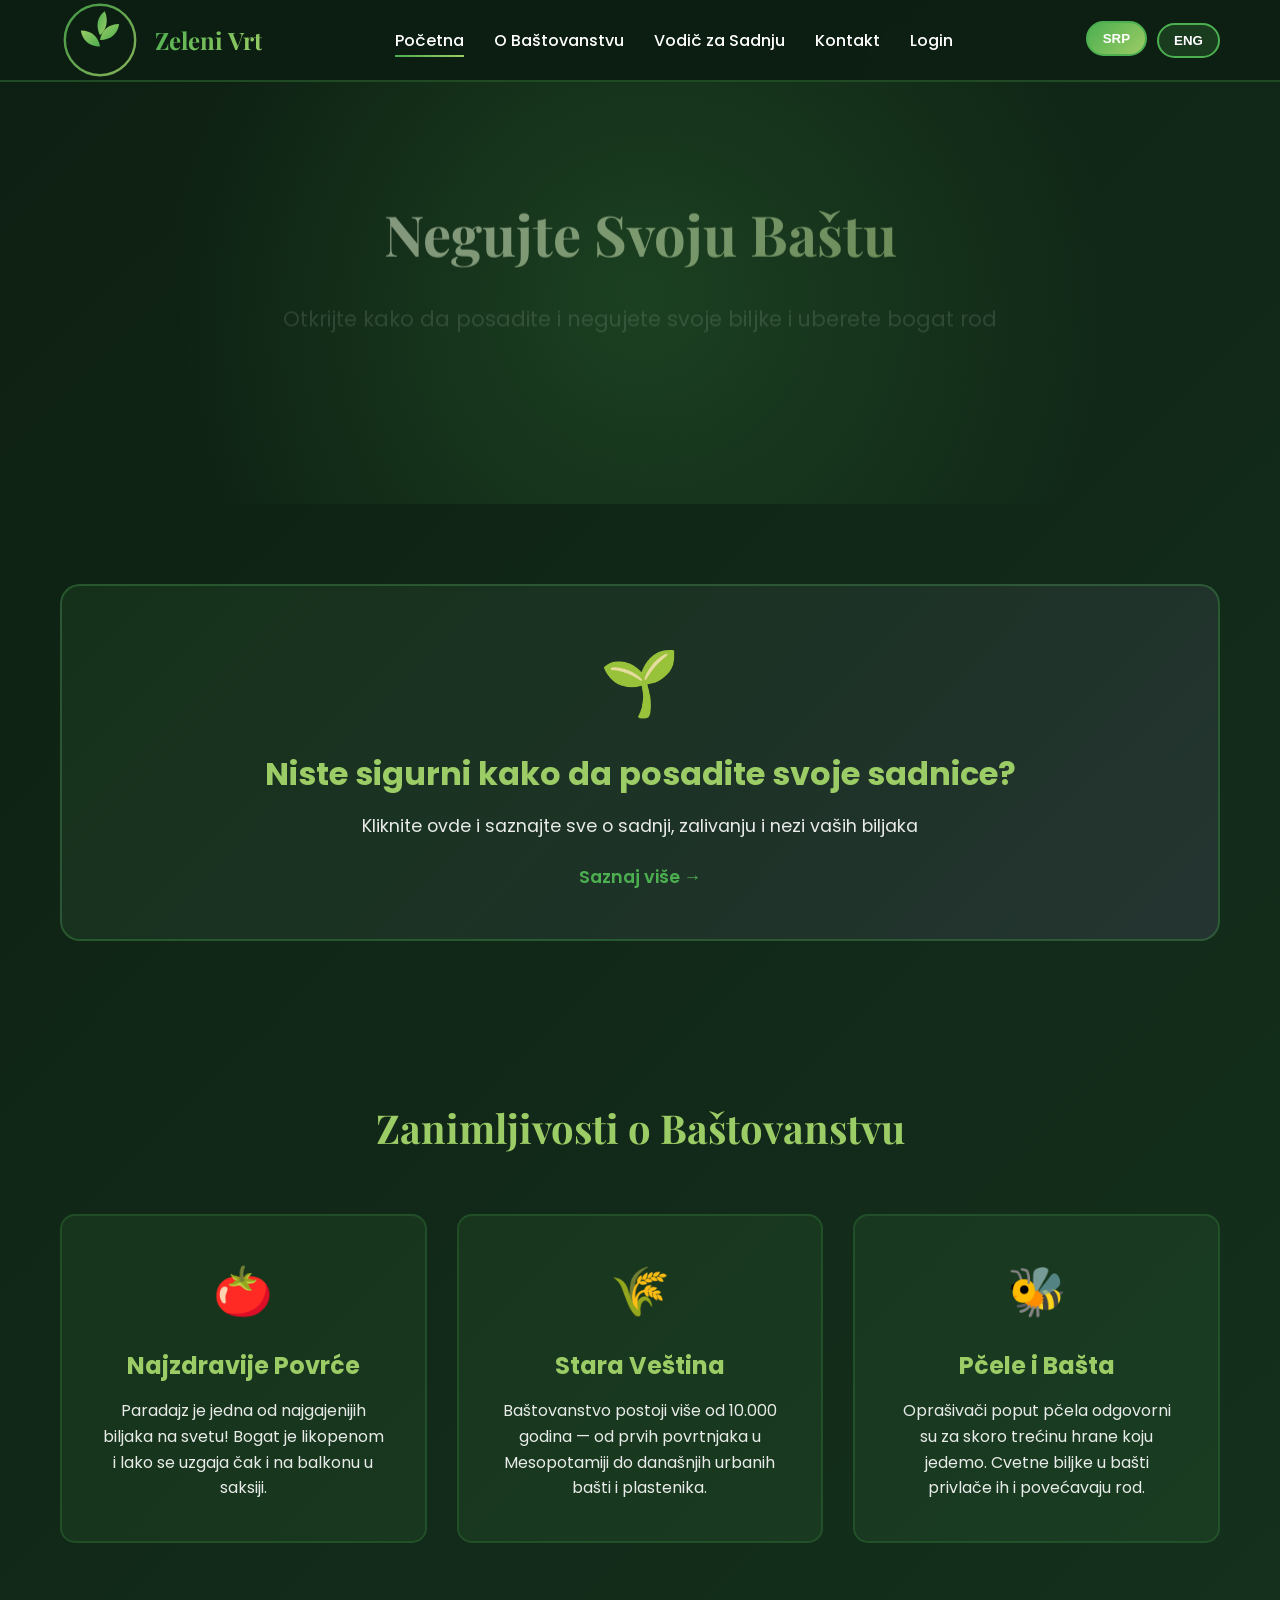
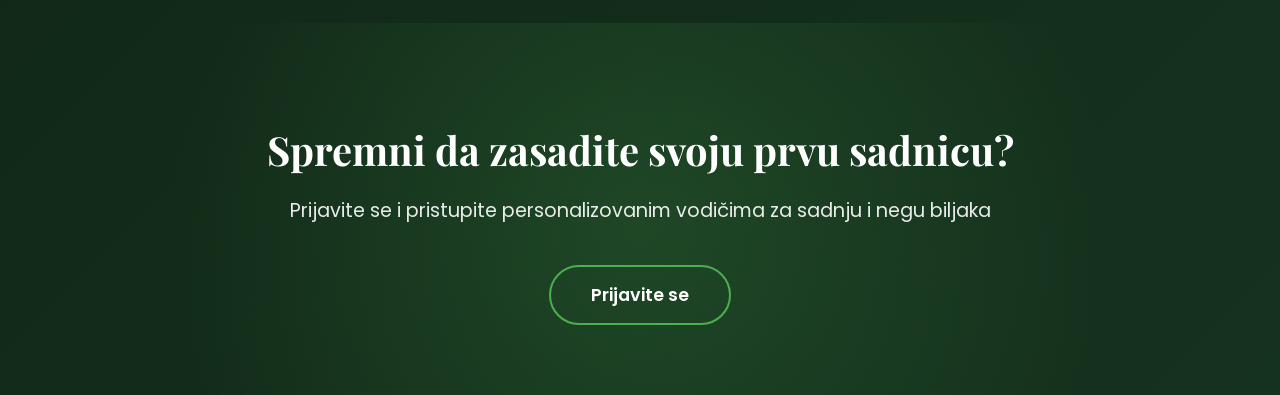
<file: index.html>
<!doctype html>
<html lang="en">
  <head>
    <meta charset="UTF-8" />
    <meta name="viewport" content="width=device-width, initial-scale=1.0" />
    <meta http-equiv="refresh" content="0; url=pocetna/index.html" />
  </head>
  <body></body>
</html>
</file>
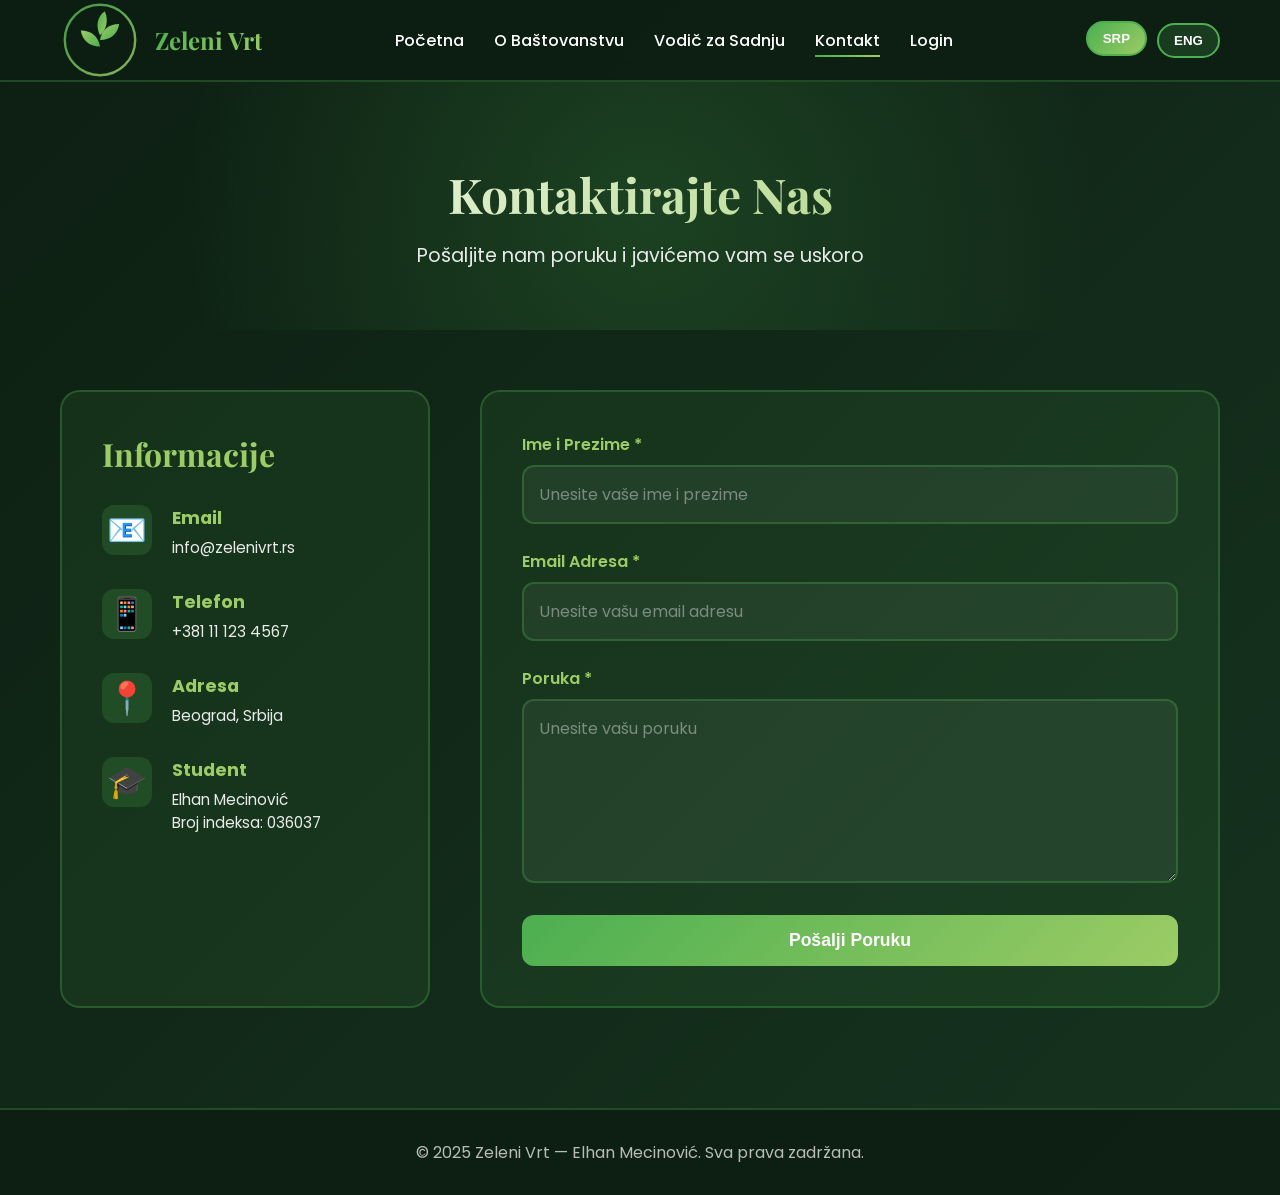
<file: kontakt/index.html>
﻿<!doctype html>
<html lang="sr">
  <head>
    <meta charset="UTF-8" />
    <meta name="viewport" content="width=device-width, initial-scale=1.0" />
    <title>Kontakt - Zeleni Vrt</title>
    <link rel="stylesheet" href="style.css" />
    <link
      href="https://fonts.googleapis.com/css2?family=Poppins:wght@300;400;600;700&family=Playfair+Display:wght@700&display=swap"
      rel="stylesheet"
    />
  </head>
  <body>
    <header>
      <div class="container">
        <div class="header-content">
          <div class="logo-section">
            <div class="logo">
              <img src="../img_logo/logo.svg" alt="Zeleni Vrt logo" />
            </div>
            <div class="site-title">
              <h1 data-translate="siteTitle">Zeleni Vrt</h1>
            </div>
          </div>
          <nav>
            <ul>
              <li>
                <a href="../pocetna/index.html" data-translate="navHome"
                  >Početna</a
                >
              </li>
              <li>
                <a href="../o_zelenom_vrtu/index.html" data-translate="navAbout"
                  >O Horoskopu</a
                >
              </li>
              <li>
                <a href="../zeleni_vrt/index.html" data-translate="navHoroscope"
                  >Horoskop</a
                >
              </li>
              <li>
                <a
                  href="../kontakt/index.html"
                  class="active"
                  data-translate="navContact"
                  >Kontakt</a
                >
              </li>
              <li>
                <a href="../login/index.html" data-translate="navLogin"
                  >Login</a
                >
              </li>
            </ul>
          </nav>
          <div class="language-switcher">
            <button class="lang-btn active" data-lang="sr">SRP</button>
            <button class="lang-btn" data-lang="en">ENG</button>
          </div>
        </div>
      </div>
    </header>

    <main>
      <section class="page-hero">
        <div class="container">
          <h2 data-translate="contactTitle">Kontaktirajte Nas</h2>
          <p data-translate="contactSubtitle">
            Pošaljite nam poruku i javićemo vam se uskoro
          </p>
        </div>
      </section>

      <section class="contact-section">
        <div class="container">
          <div class="contact-layout">
            <div class="contact-info">
              <h3 data-translate="contactInfoTitle">Informacije</h3>
              <div class="info-item">
                <div class="info-icon">📧</div>
                <div class="info-content">
                  <h4 data-translate="emailLabel">Email</h4>
                  <p>info@zelenivrt.rs</p>
                </div>
              </div>
              <div class="info-item">
                <div class="info-icon">📱</div>
                <div class="info-content">
                  <h4 data-translate="phoneLabel">Telefon</h4>
                  <p>+381 11 123 4567</p>
                </div>
              </div>
              <div class="info-item">
                <div class="info-icon">📍</div>
                <div class="info-content">
                  <h4 data-translate="addressLabel">Adresa</h4>
                  <p>Beograd, Srbija</p>
                </div>
              </div>
              <div class="info-item">
                <div class="info-icon">🎓</div>
                <div class="info-content">
                  <h4 data-translate="studentLabel">Student</h4>
                  <p>Elhan Mecinović</p>
                  <p data-translate="indexLabel">Broj indeksa: 036037</p>
                </div>
              </div>
            </div>

            <div class="contact-form-container">
              <form id="contact-form" novalidate>
                <div class="form-group">
                  <label for="fullname" data-translate="nameLabel"
                    >Ime i Prezime *</label
                  >
                  <input
                    type="text"
                    id="fullname"
                    name="fullname"
                    placeholder="Unesite vaše ime i prezime"
                    data-translate-placeholder="namePlaceholder"
                    required
                  />
                  <span class="help-message" id="fullname-help"></span>
                  <span class="error-message" id="fullname-error"></span>
                </div>

                <div class="form-group">
                  <label for="email" data-translate="emailInputLabel"
                    >Email Adresa *</label
                  >
                  <input
                    type="email"
                    id="email"
                    name="email"
                    placeholder="Unesite vašu email adresu"
                    data-translate-placeholder="emailPlaceholder"
                    required
                  />
                  <span class="help-message" id="email-help"></span>
                  <span class="error-message" id="email-error"></span>
                </div>

                <div class="form-group">
                  <label for="message" data-translate="messageLabel"
                    >Poruka *</label
                  >
                  <textarea
                    id="message"
                    name="message"
                    rows="6"
                    placeholder="Unesite vašu poruku"
                    data-translate-placeholder="messagePlaceholder"
                    required
                  ></textarea>
                  <span class="help-message" id="message-help"></span>
                  <span class="error-message" id="message-error"></span>
                </div>

                <button
                  type="submit"
                  class="submit-btn"
                  data-translate="sendButton"
                >
                  Pošalji Poruku
                </button>
              </form>
            </div>
          </div>
        </div>
      </section>
    </main>

    <footer>
      <div class="container">
        <p data-translate="footer">
          &copy; 2025 Zeleni Vrt — Elhan Mecinović. Sva prava zadržana.
        </p>
      </div>
    </footer>

    <script src="../shared/translations.js"></script>
    <script src="app.js"></script>
  </body>
</html>
</file>
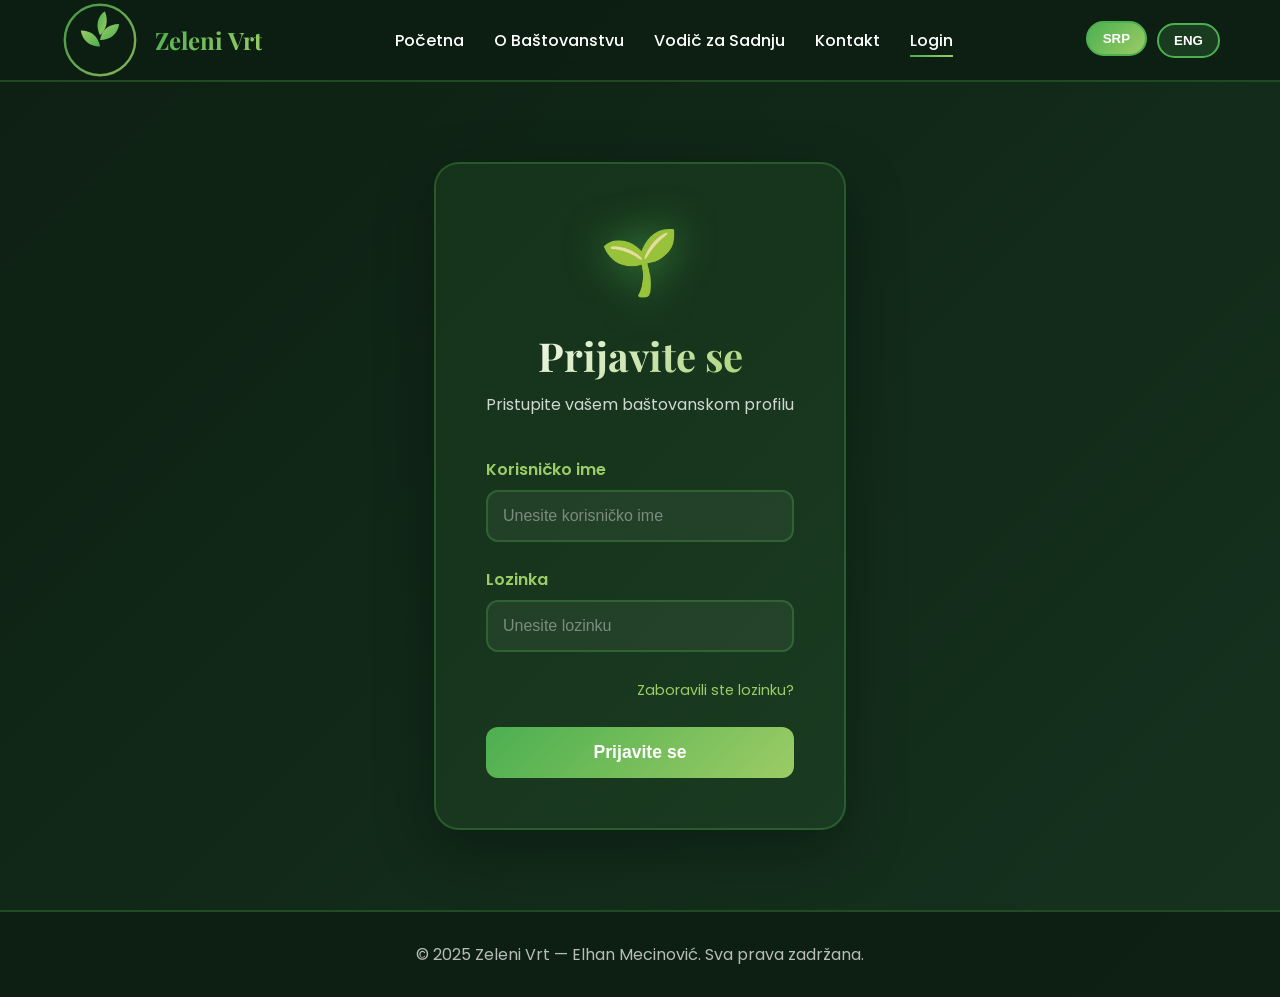
<file: login/index.html>
﻿<!doctype html>
<html lang="sr">
  <head>
    <meta charset="UTF-8" />
    <meta name="viewport" content="width=device-width, initial-scale=1.0" />
    <title>Login - Zeleni Vrt</title>
    <link rel="stylesheet" href="style.css" />
    <link
      href="https://fonts.googleapis.com/css2?family=Poppins:wght@300;400;600;700&family=Playfair+Display:wght@700&display=swap"
      rel="stylesheet"
    />
  </head>
  <body>
    <header>
      <div class="container">
        <div class="header-content">
          <div class="logo-section">
            <div class="logo">
              <img src="../img_logo/logo.svg" alt="Zeleni Vrt logo" />
            </div>
            <div class="site-title">
              <h1 data-translate="siteTitle">Zeleni Vrt</h1>
            </div>
          </div>
          <nav>
            <ul>
              <li>
                <a href="../pocetna/index.html" data-translate="navHome"
                  >Početna</a
                >
              </li>
              <li>
                <a href="../o_zelenom_vrtu/index.html" data-translate="navAbout"
                  >O Horoskopu</a
                >
              </li>
              <li>
                <a href="../zeleni_vrt/index.html" data-translate="navHoroscope"
                  >Horoskop</a
                >
              </li>
              <li>
                <a href="../kontakt/index.html" data-translate="navContact"
                  >Kontakt</a
                >
              </li>
              <li>
                <a
                  href="../login/index.html"
                  class="active"
                  data-translate="navLogin"
                  >Login</a
                >
              </li>
            </ul>
          </nav>
          <div class="language-switcher">
            <button class="lang-btn active" data-lang="sr">SRP</button>
            <button class="lang-btn" data-lang="en">ENG</button>
          </div>
        </div>
      </div>
    </header>

    <main>
      <section class="login-section">
        <div class="container">
          <div class="login-container">
            <div class="login-box">
              <div class="login-header">
                <div class="login-icon">🌱</div>
                <h2 data-translate="loginTitle">Prijavite se</h2>
                <p data-translate="loginSubtitle">
                  Pristupite vašem baštovanskom profilu
                </p>
              </div>

              <form id="login-form" novalidate>
                <div class="form-group">
                  <label for="username" data-translate="usernameLabel"
                    >Korisničko ime</label
                  >
                  <input
                    type="text"
                    id="username"
                    name="username"
                    placeholder="Unesite korisničko ime"
                    data-translate-placeholder="usernamePlaceholder"
                    required
                  />
                  <span class="error-message" id="username-error"></span>
                </div>

                <div class="form-group">
                  <label for="password" data-translate="passwordLabel"
                    >Lozinka</label
                  >
                  <input
                    type="password"
                    id="password"
                    name="password"
                    placeholder="Unesite lozinku"
                    data-translate-placeholder="passwordPlaceholder"
                    required
                  />
                  <span class="error-message" id="password-error"></span>
                </div>

                <div class="form-actions">
                  <a
                    href="#"
                    class="forgot-password"
                    data-translate="forgotPassword"
                    >Zaboravili ste lozinku?</a
                  >
                </div>

                <button
                  type="submit"
                  class="login-btn"
                  data-translate="loginButton"
                >
                  Prijavite se
                </button>
              </form>
            </div>
          </div>
        </div>
      </section>
    </main>

    <footer>
      <div class="container">
        <p data-translate="footer">
          &copy; 2025 Zeleni Vrt — Elhan Mecinović. Sva prava zadržana.
        </p>
      </div>
    </footer>

    <script src="../shared/translations.js"></script>
    <script src="app.js"></script>
  </body>
</html>
</file>
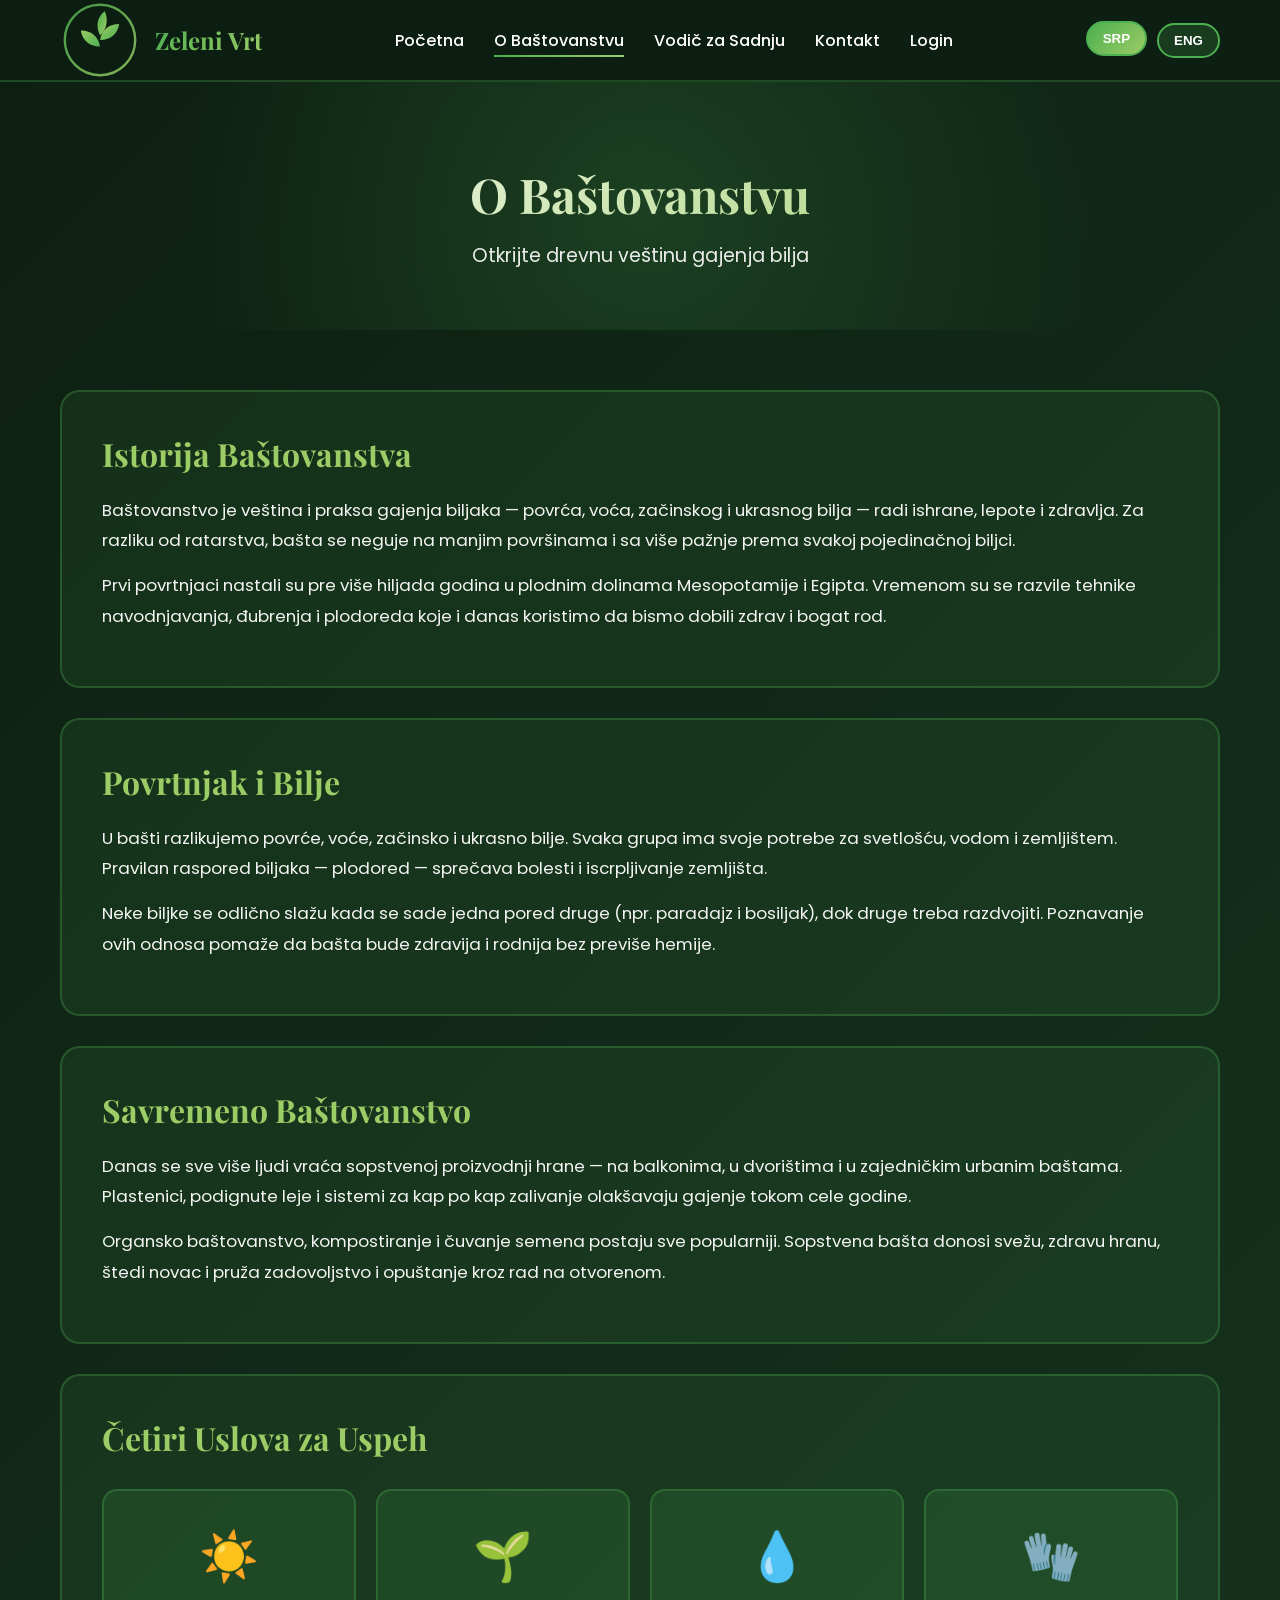
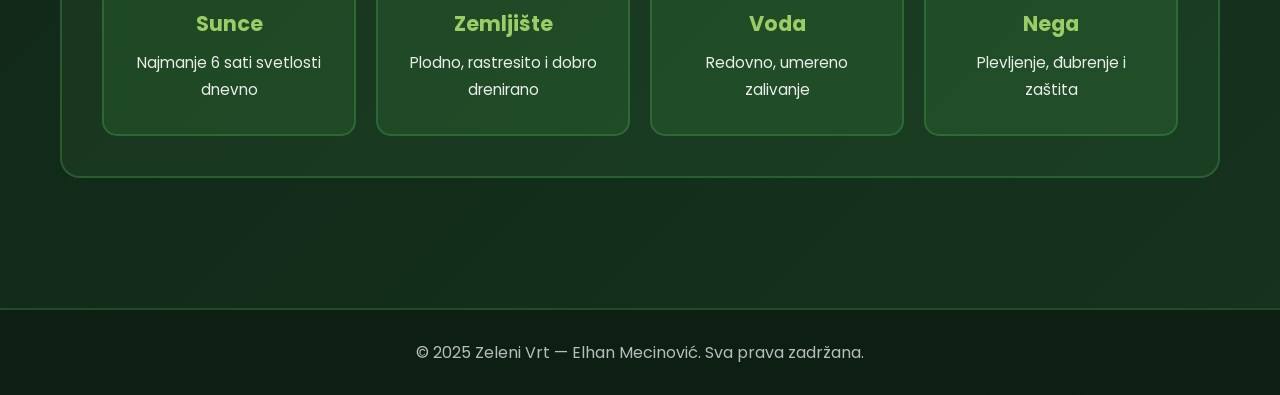
<file: o_zelenom_vrtu/index.html>
﻿<!doctype html>
<html lang="sr">
  <head>
    <meta charset="UTF-8" />
    <meta name="viewport" content="width=device-width, initial-scale=1.0" />
    <title>O Baštovanstvu - Zeleni Vrt</title>
    <link rel="stylesheet" href="style.css" />
    <link
      href="https://fonts.googleapis.com/css2?family=Poppins:wght@300;400;600;700&family=Playfair+Display:wght@700&display=swap"
      rel="stylesheet"
    />
  </head>
  <body>
    <header>
      <div class="container">
        <div class="header-content">
          <div class="logo-section">
            <div class="logo">
              <img src="../img_logo/logo.svg" alt="Zeleni Vrt logo" />
            </div>
            <div class="site-title">
              <h1 data-translate="siteTitle">Zeleni Vrt</h1>
            </div>
          </div>
          <nav>
            <ul>
              <li>
                <a href="../pocetna/index.html" data-translate="navHome"
                  >Početna</a
                >
              </li>
              <li>
                <a
                  href="../o_zelenom_vrtu/index.html"
                  class="active"
                  data-translate="navAbout"
                  >O Horoskopu</a
                >
              </li>
              <li>
                <a href="../zeleni_vrt/index.html" data-translate="navHoroscope"
                  >Horoskop</a
                >
              </li>
              <li>
                <a href="../kontakt/index.html" data-translate="navContact"
                  >Kontakt</a
                >
              </li>
              <li>
                <a href="../login/index.html" data-translate="navLogin"
                  >Login</a
                >
              </li>
            </ul>
          </nav>
          <div class="language-switcher">
            <button class="lang-btn active" data-lang="sr">SRP</button>
            <button class="lang-btn" data-lang="en">ENG</button>
          </div>
        </div>
      </div>
    </header>

    <main>
      <section class="page-hero">
        <div class="container">
          <h2 data-translate="aboutTitle">O Horoskopu</h2>
          <p data-translate="aboutSubtitle">
            Otkrijte drevnu mudrost zvezdanog neba
          </p>
        </div>
      </section>

      <section class="about-content">
        <div class="container">
          <div class="content-card">
            <h3 data-translate="historyTitle">Istorija Horoskopa</h3>
            <p data-translate="historyText1">
              Horoskop (grčki horoskopos, od hora „vreme" i skopos „posmatrač")
              je dijagram koji prikazuje pozicije Sunca, Meseca, planeta,
              astro­loških aspekata i osetljivih uglova u trenutku nekog
              događaja, kao što je trenutak nečijeg rođenja. Reč horoskop se
              takođe koristi i u smislu astro­loške interpretacije takve karte.
            </p>
            <p data-translate="historyText2">
              Astrologija se razvila pre nekoliko hiljada godina, a najraniji
              poznati horoskopi potiču iz Babilona. Babilonci su razvili
              sopstveni sistem horoskoške astrologije koji je kasnije preuzet od
              strane Grka. Do helenističkog perioda, astrologija je objedinila
              babilonsku, grčku i egipatsku tradiciju.
            </p>
          </div>

          <div class="content-card">
            <h3 data-translate="zodiacTitle">Zodijak</h3>
            <p data-translate="zodiacText1">
              Zodijak je pojasna zona na nebeskoj sferi koja se proteže oko osam
              stepeni na sever i na jug od ekliptike. Podeljen je na dvanaest
              jednakih delova, od po 30°, koji se nazivaju znakovima zodijaka.
              Kroz istoriju, znakovi zodijaka su dobili imena prema zviježđima
              koja su se nalazila u njihovim granicama.
            </p>
            <p data-translate="zodiacText2">
              Dvanaest znakova zodijaka su: Ovan, Bik, Blizanci, Rak, Lav,
              Devica, Vaga, Škorpija, Strelac, Jarac, Vodolija i Ribe. Svaki
              znak ima svoje jedinstvene karakteristike, elemente (vatra,
              zemlja, vazduh, voda) i vladajuće planete.
            </p>
          </div>

          <div class="content-card">
            <h3 data-translate="modernTitle">Moderna Astrologija</h3>
            <p data-translate="modernText1">
              U modernom dobu, horoskop se najčešće koristi za predviđanje
              dnevnih, nedeljnih ili mesečnih tendencija i događaja u životima
              pojedinaca. Horoskopi se objavljuju u mnogim novinama, časopisima
              i na internet sajtovima.
            </p>
            <p data-translate="modernText2">
              Iako astrologija nema naučnu osnovu, mnogi ljudi širom sveta
              nalaze utehu, smernice i značenje u horoskopskim čitanjima.
              Horoskopi nude jedinstvenu perspektivu na lične osobine,
              međuljudske odnose i životne izazove.
            </p>
          </div>

          <div class="content-card">
            <h3 data-translate="elementsTitle">Četiri Elementa</h3>
            <div class="elements-grid">
              <div class="element-box">
                <div class="element-icon">☀️</div>
                <h4 data-translate="elementFire">Sunce</h4>
                <p data-translate="elementFireSigns">
                  Najmanje 6 sati svetlosti dnevno
                </p>
              </div>
              <div class="element-box">
                <div class="element-icon">🌱</div>
                <h4 data-translate="elementEarth">Zemljište</h4>
                <p data-translate="elementEarthSigns">
                  Plodno, rastresito i dobro drenirano
                </p>
              </div>
              <div class="element-box">
                <div class="element-icon">💧</div>
                <h4 data-translate="elementAir">Voda</h4>
                <p data-translate="elementAirSigns">
                  Redovno, umereno zalivanje
                </p>
              </div>
              <div class="element-box">
                <div class="element-icon">🧤</div>
                <h4 data-translate="elementWater">Nega</h4>
                <p data-translate="elementWaterSigns">
                  Plevljenje, đubrenje i zaštita
                </p>
              </div>
            </div>
          </div>
        </div>
      </section>
    </main>

    <footer>
      <div class="container">
        <p data-translate="footer">
          &copy; 2025 Zeleni Vrt — Elhan Mecinović. Sva prava zadržana.
        </p>
      </div>
    </footer>

    <script src="../shared/translations.js"></script>
    <script src="app.js"></script>
  </body>
</html>
</file>
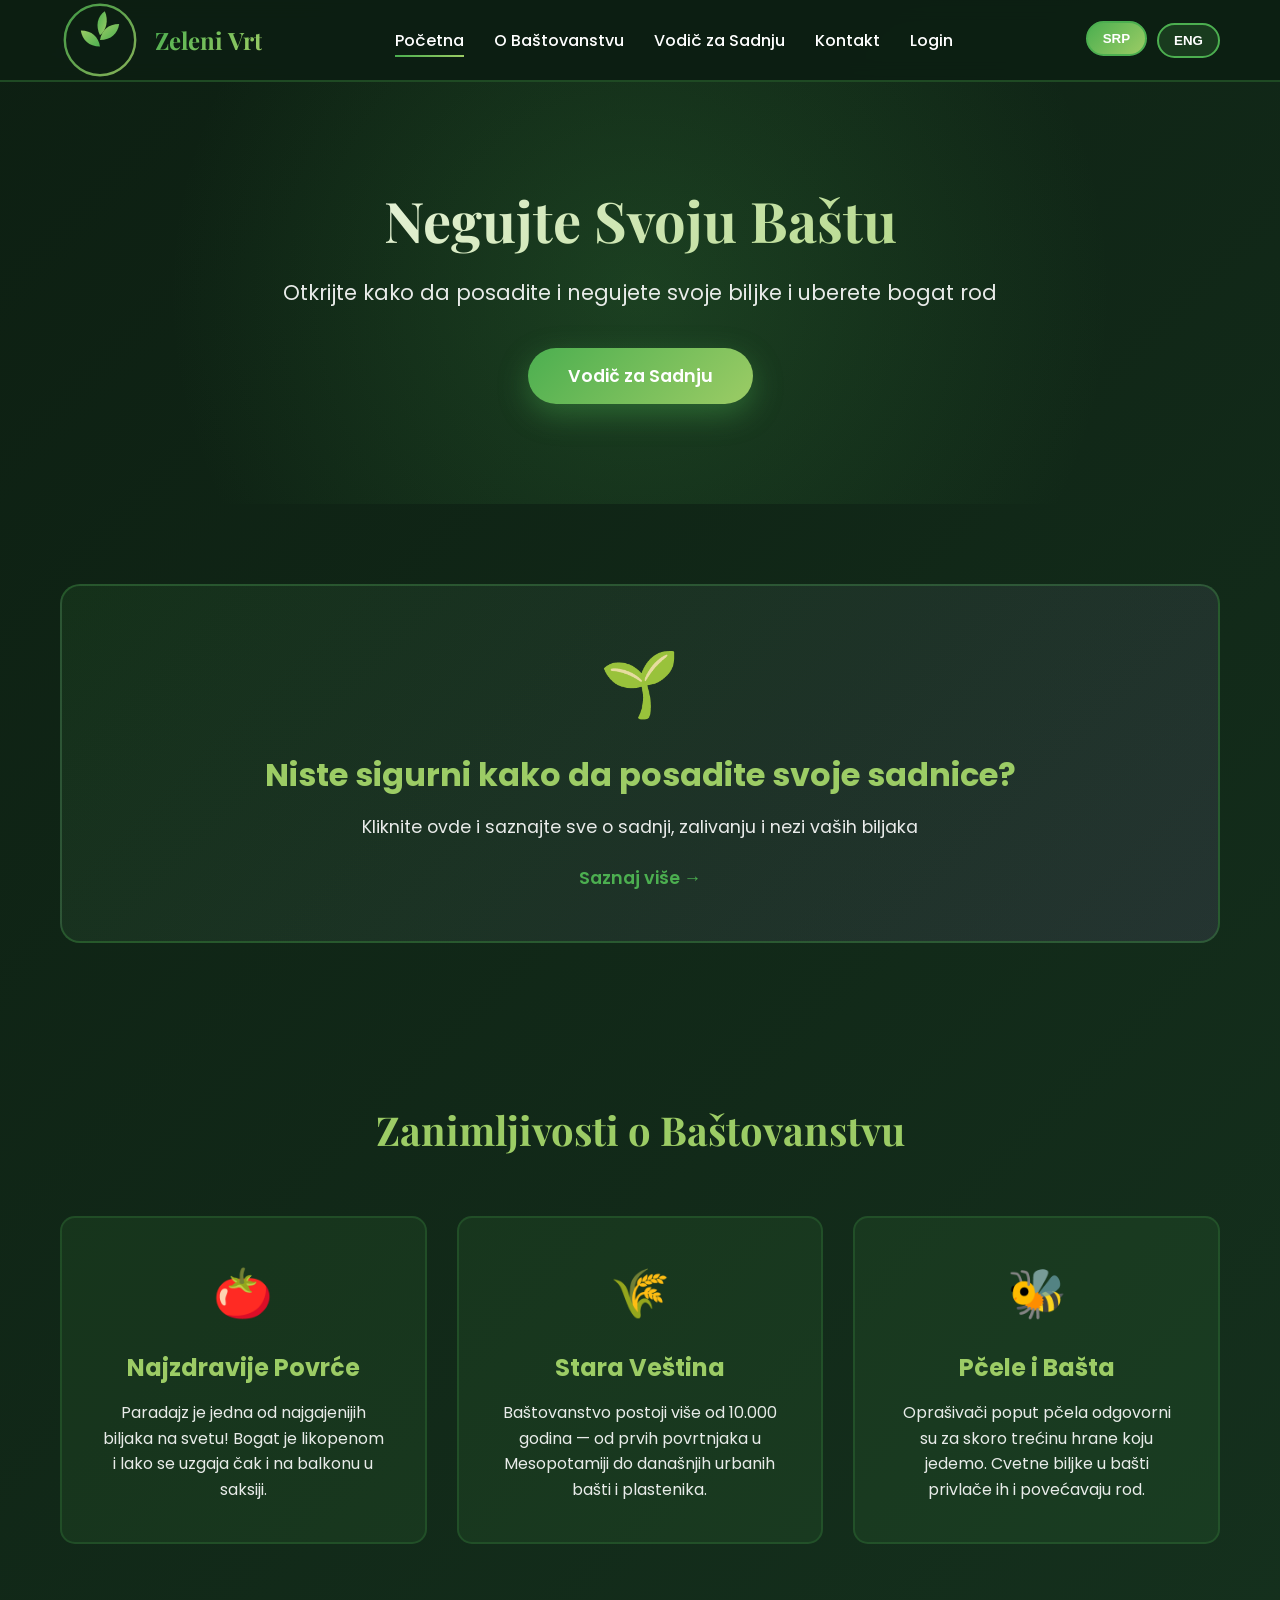
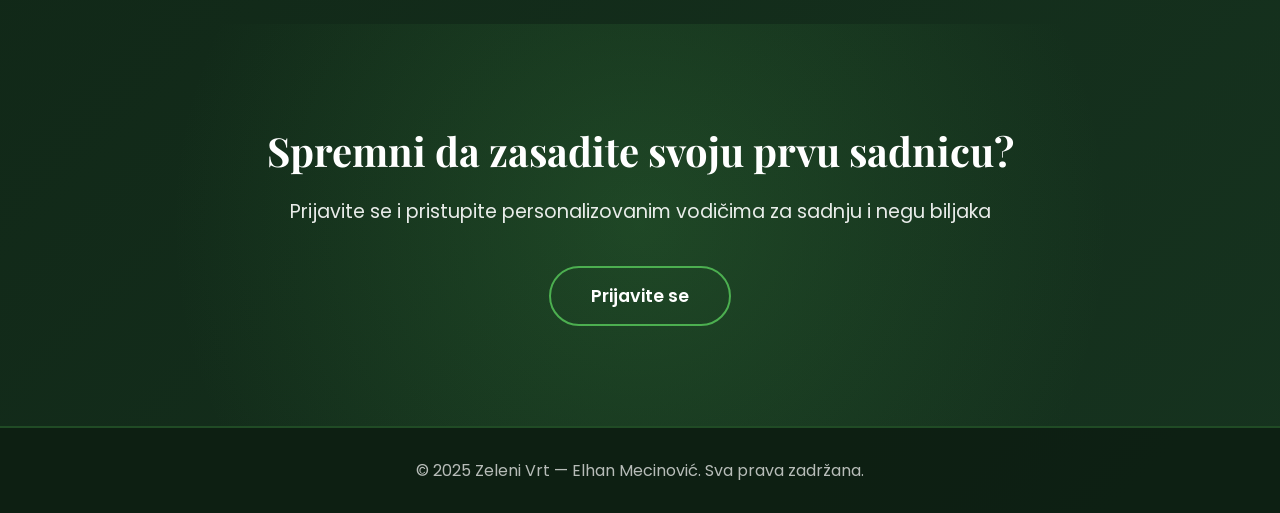
<file: pocetna/index.html>
﻿<!doctype html>
<html lang="sr">
  <head>
    <meta charset="UTF-8" />
    <meta name="viewport" content="width=device-width, initial-scale=1.0" />
    <title>Zeleni Vrt - Početna</title>
    <link rel="stylesheet" href="style.css" />
    <link
      href="https://fonts.googleapis.com/css2?family=Poppins:wght@300;400;600;700&family=Playfair+Display:wght@700&display=swap"
      rel="stylesheet"
    />
  </head>
  <body>
    <header>
      <div class="container">
        <div class="header-content">
          <div class="logo-section">
            <div class="logo">
              <img src="../img_logo/logo.svg" alt="Zeleni Vrt logo" />
              <!-- <svg width="50" height="50" viewBox="0 0 100 100">
                <circle
                  cx="50"
                  cy="50"
                  r="45"
                  fill="none"
                  stroke="url(#grad1)"
                  stroke-width="3"
                />
                <path
                  d="M50 15 L55 35 L75 35 L60 47 L65 65 L50 53 L35 65 L40 47 L25 35 L45 35 Z"
                  fill="url(#grad1)"
                />
                <defs>
                  <linearGradient
                    id="grad1"
                    x1="0%"
                    y1="0%"
                    x2="100%"
                    y2="100%"
                  >
                    <stop
                      offset="0%"
                      style="stop-color: #8b5cf6; stop-opacity: 1"
                    />
                    <stop
                      offset="100%"
                      style="stop-color: #c084fc; stop-opacity: 1"
                    />
                  </linearGradient>
                </defs>
              </svg> -->
            </div>
            <div class="site-title">
              <h1 data-translate="siteTitle">Zeleni Vrt</h1>
            </div>
          </div>
          <nav>
            <ul>
              <li>
                <a
                  href="../pocetna/index.html"
                  class="active"
                  data-translate="navHome"
                  >Početna</a
                >
              </li>
              <li>
                <a href="../o_zelenom_vrtu/index.html" data-translate="navAbout"
                  >O Horoskopu</a
                >
              </li>
              <li>
                <a href="../zeleni_vrt/index.html" data-translate="navHoroscope"
                  >Horoskop</a
                >
              </li>
              <li>
                <a href="../kontakt/index.html" data-translate="navContact"
                  >Kontakt</a
                >
              </li>
              <li>
                <a href="../login/index.html" data-translate="navLogin"
                  >Login</a
                >
              </li>
            </ul>
          </nav>
          <div class="language-switcher">
            <button class="lang-btn active" data-lang="sr">SRP</button>
            <button class="lang-btn" data-lang="en">ENG</button>
          </div>
        </div>
      </div>
    </header>

    <main>
      <section class="hero">
        <div class="container">
          <div class="hero-content">
            <h2 data-translate="heroTitle">Otkrijte Svoju Kosmičku Sudbinu</h2>
            <p data-translate="heroSubtitle">
              Istražite zvezdane puteve i saznajte šta vam danas donose planete
            </p>
            <a
              href="../zeleni_vrt/index.html"
              class="cta-button"
              data-translate="heroButton"
              >Pročitaj Horoskop</a
            >
          </div>
        </div>
      </section>

      <section class="quick-access">
        <div class="container">
          <div class="quick-card">
            <div class="icon">🌱</div>
            <h3 data-translate="quickTitle1">
              Još niste istražili horoskop za danas?
            </h3>
            <p data-translate="quickDesc1">
              Kliknite ovde i saznajte šta vam zvezde poručuju za današnji dan
            </p>
            <a
              href="../zeleni_vrt/index.html"
              class="card-link"
              data-translate="quickLink"
              >Saznaj više →</a
            >
          </div>
        </div>
      </section>

      <section class="fun-facts">
        <div class="container">
          <h2 data-translate="factsTitle">Zanimljivosti o Horoskopu</h2>
          <div class="facts-grid">
            <div class="fact-card">
              <div class="fact-icon">🍅</div>
              <h3 data-translate="fact1Title">Najzdravije Povrće</h3>
              <p data-translate="fact1Desc">
                Paradajz je jedna od najgajenijih biljaka na svetu! Bogat je
                likopenom i lako se uzgaja čak i na balkonu u saksiji.
              </p>
            </div>
            <div class="fact-card">
              <div class="fact-icon">🌾</div>
              <h3 data-translate="fact2Title">Stara Veština</h3>
              <p data-translate="fact2Desc">
                Baštovanstvo postoji više od 10.000 godina — od prvih
                povrtnjaka u Mesopotamiji do današnjih urbanih bašti.
              </p>
            </div>
            <div class="fact-card">
              <div class="fact-icon">🐝</div>
              <h3 data-translate="fact3Title">Pčele i Bašta</h3>
              <p data-translate="fact3Desc">
                Oprašivači poput pčela odgovorni su za skoro trećinu hrane koju
                jedemo i povećavaju rod u bašti.
              </p>
            </div>
          </div>
        </div>
      </section>

      <section class="cta-section">
        <div class="container">
          <h2 data-translate="ctaTitle">
            Spremni da otkrijete šta vam danas donosi?
          </h2>
          <p data-translate="ctaDesc">
            Prijavite se i pristupite personalizovanim horoskopskim
            predviđanjima
          </p>
          <a
            href="../login/index.html"
            class="cta-button-secondary"
            data-translate="ctaButton"
            >Prijavite se</a
          >
        </div>
      </section>
    </main>

    <footer>
      <div class="container">
        <p data-translate="footer">
          &copy; 2025 Zeleni Vrt — Elhan Mecinović. Sva prava zadržana.
        </p>
      </div>
    </footer>

    <script src="../shared/translations.js"></script>
    <script src="app.js"></script>
  </body>
</html>
</file>
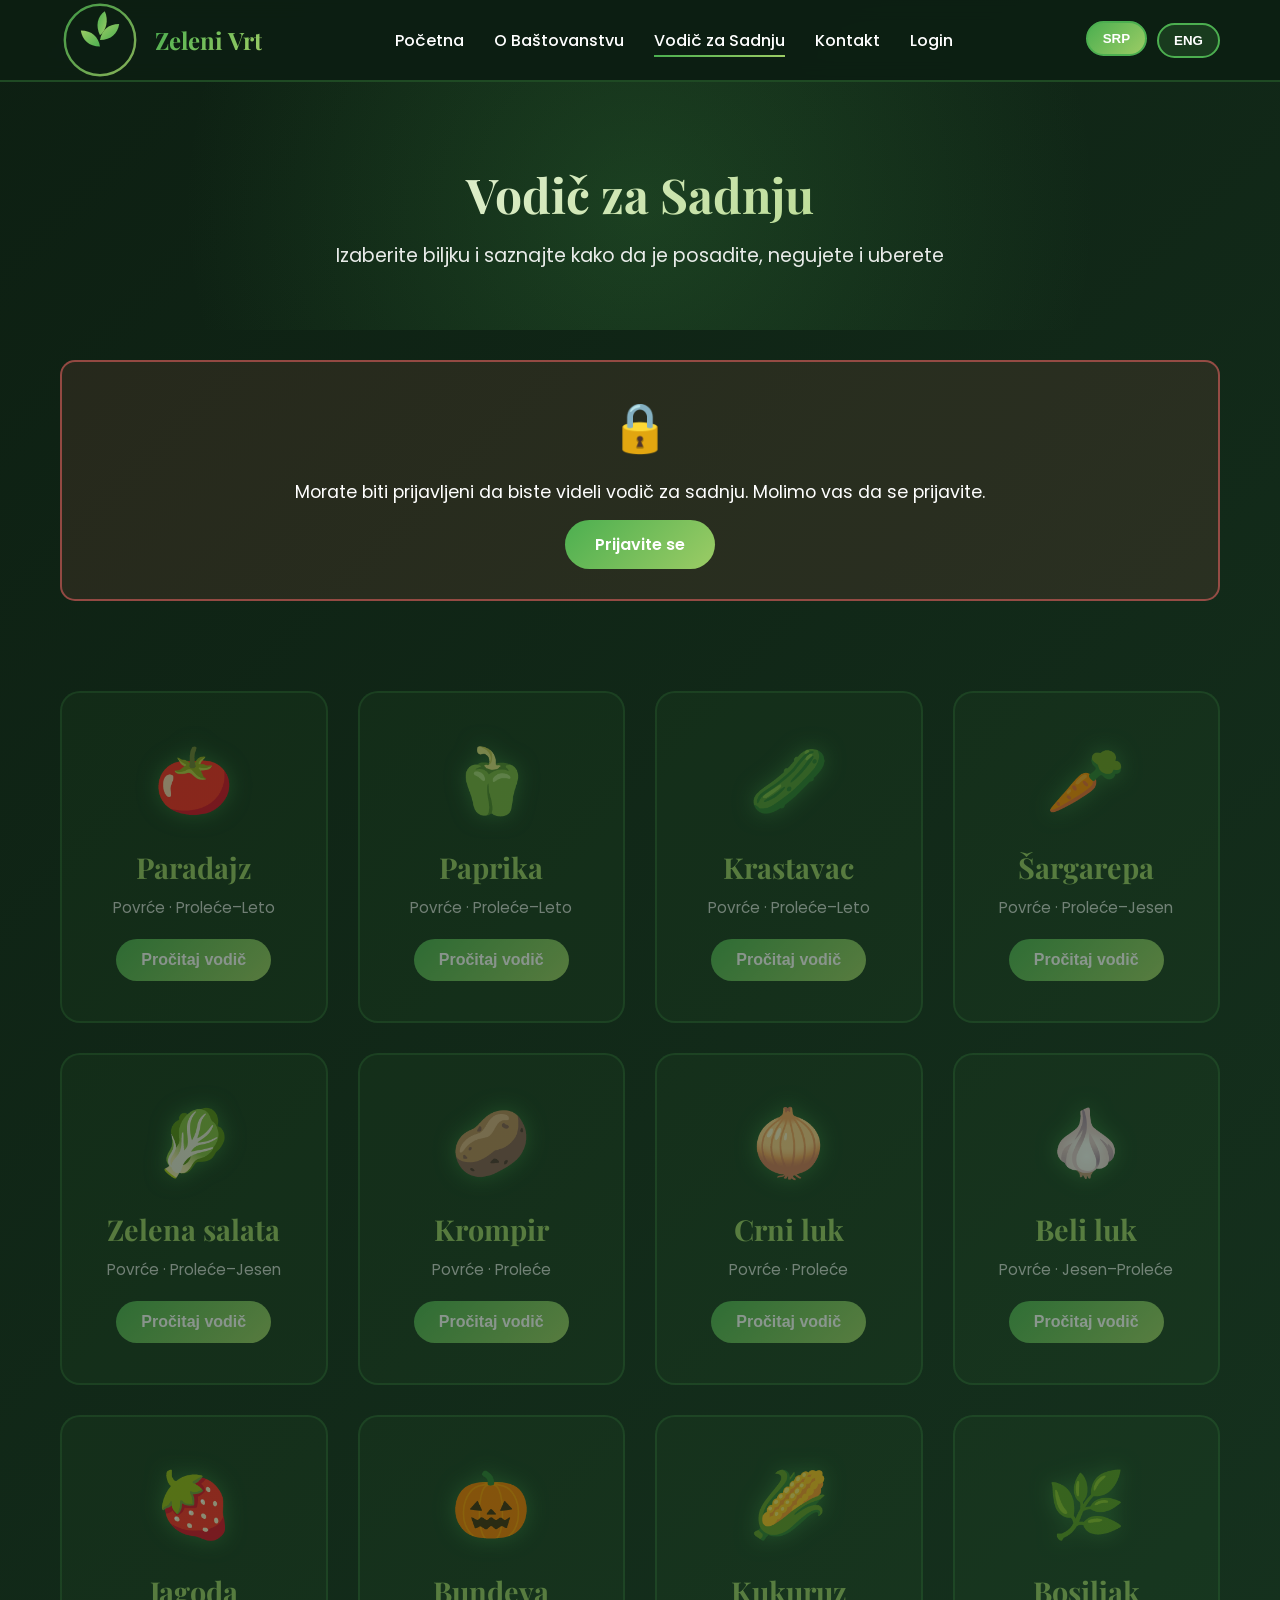
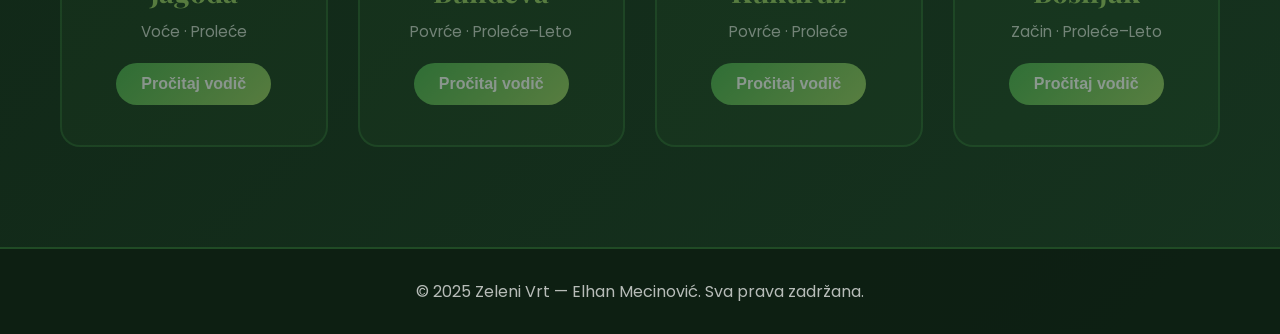
<file: zeleni_vrt/index.html>
﻿<!doctype html>
<html lang="sr">
  <head>
    <meta charset="UTF-8" />
    <meta name="viewport" content="width=device-width, initial-scale=1.0" />
    <title>Vodič za Sadnju - Zeleni Vrt</title>
    <link rel="stylesheet" href="style.css" />
    <link
      href="https://fonts.googleapis.com/css2?family=Poppins:wght@300;400;600;700&family=Playfair+Display:wght@700&display=swap"
      rel="stylesheet"
    />
  </head>
  <body>
    <header>
      <div class="container">
        <div class="header-content">
          <div class="logo-section">
            <div class="logo">
              <img src="../img_logo/logo.svg" alt="Zeleni Vrt logo" />
            </div>
            <div class="site-title">
              <h1 data-translate="siteTitle">Zeleni Vrt</h1>
            </div>
          </div>
          <nav>
            <ul>
              <li>
                <a href="../pocetna/index.html" data-translate="navHome"
                  >Početna</a
                >
              </li>
              <li>
                <a href="../o_zelenom_vrtu/index.html" data-translate="navAbout"
                  >O Baštovanstvu</a
                >
              </li>
              <li>
                <a
                  href="../zeleni_vrt/index.html"
                  class="active"
                  data-translate="navHoroscope"
                  >Vodič za Sadnju</a
                >
              </li>
              <li>
                <a href="../kontakt/index.html" data-translate="navContact"
                  >Kontakt</a
                >
              </li>
              <li>
                <a href="../login/index.html" data-translate="navLogin"
                  >Login</a
                >
              </li>
            </ul>
          </nav>
          <div class="language-switcher">
            <button class="lang-btn active" data-lang="sr">SRP</button>
            <button class="lang-btn" data-lang="en">ENG</button>
          </div>
        </div>
      </div>
    </header>

    <main>
      <section class="page-hero">
        <div class="container">
          <h2 data-translate="horoscopeTitle">Vodič za Sadnju</h2>
          <p data-translate="horoscopeSubtitle">
            Izaberite biljku i saznajte kako da je posadite, negujete i uberete
          </p>
        </div>
      </section>

      <div id="login-warning" class="login-warning hidden">
        <div class="container">
          <div class="warning-box">
            <span class="warning-icon">🔒</span>
            <p data-translate="loginWarning">
              Morate biti prijavljeni da biste videli vodič za sadnju. Molimo
              vas da se prijavite.
            </p>
            <a
              href="../login/index.html"
              class="warning-btn"
              data-translate="loginButton"
              >Prijavite se</a
            >
          </div>
        </div>
      </div>

      <section class="zodiac-signs">
        <div class="container">
          <div class="zodiac-grid">
            <div class="zodiac-card" data-sign="paradajz">
              <div class="zodiac-icon">🍅</div>
              <h3 data-translate="pParadajz">Paradajz</h3>
              <p class="zodiac-dates" data-translate="cParadajz">
                Povrće · Proleće–Leto
              </p>
              <button class="read-btn" data-translate="readMore">
                Pročitaj vodič
              </button>
            </div>

            <div class="zodiac-card" data-sign="paprika">
              <div class="zodiac-icon">🫑</div>
              <h3 data-translate="pPaprika">Paprika</h3>
              <p class="zodiac-dates" data-translate="cPaprika">
                Povrće · Proleće–Leto
              </p>
              <button class="read-btn" data-translate="readMore">
                Pročitaj vodič
              </button>
            </div>

            <div class="zodiac-card" data-sign="krastavac">
              <div class="zodiac-icon">🥒</div>
              <h3 data-translate="pKrastavac">Krastavac</h3>
              <p class="zodiac-dates" data-translate="cKrastavac">
                Povrće · Proleće–Leto
              </p>
              <button class="read-btn" data-translate="readMore">
                Pročitaj vodič
              </button>
            </div>

            <div class="zodiac-card" data-sign="sargarepa">
              <div class="zodiac-icon">🥕</div>
              <h3 data-translate="pSargarepa">Šargarepa</h3>
              <p class="zodiac-dates" data-translate="cSargarepa">
                Povrće · Proleće–Jesen
              </p>
              <button class="read-btn" data-translate="readMore">
                Pročitaj vodič
              </button>
            </div>

            <div class="zodiac-card" data-sign="salata">
              <div class="zodiac-icon">🥬</div>
              <h3 data-translate="pSalata">Zelena salata</h3>
              <p class="zodiac-dates" data-translate="cSalata">
                Povrće · Proleće–Jesen
              </p>
              <button class="read-btn" data-translate="readMore">
                Pročitaj vodič
              </button>
            </div>

            <div class="zodiac-card" data-sign="krompir">
              <div class="zodiac-icon">🥔</div>
              <h3 data-translate="pKrompir">Krompir</h3>
              <p class="zodiac-dates" data-translate="cKrompir">
                Povrće · Proleće
              </p>
              <button class="read-btn" data-translate="readMore">
                Pročitaj vodič
              </button>
            </div>

            <div class="zodiac-card" data-sign="luk">
              <div class="zodiac-icon">🧅</div>
              <h3 data-translate="pLuk">Crni luk</h3>
              <p class="zodiac-dates" data-translate="cLuk">
                Povrće · Proleće
              </p>
              <button class="read-btn" data-translate="readMore">
                Pročitaj vodič
              </button>
            </div>

            <div class="zodiac-card" data-sign="beliLuk">
              <div class="zodiac-icon">🧄</div>
              <h3 data-translate="pBeliLuk">Beli luk</h3>
              <p class="zodiac-dates" data-translate="cBeliLuk">
                Povrće · Jesen–Proleće
              </p>
              <button class="read-btn" data-translate="readMore">
                Pročitaj vodič
              </button>
            </div>

            <div class="zodiac-card" data-sign="jagoda">
              <div class="zodiac-icon">🍓</div>
              <h3 data-translate="pJagoda">Jagoda</h3>
              <p class="zodiac-dates" data-translate="cJagoda">
                Voće · Proleće
              </p>
              <button class="read-btn" data-translate="readMore">
                Pročitaj vodič
              </button>
            </div>

            <div class="zodiac-card" data-sign="bundeva">
              <div class="zodiac-icon">🎃</div>
              <h3 data-translate="pBundeva">Bundeva</h3>
              <p class="zodiac-dates" data-translate="cBundeva">
                Povrće · Proleće–Leto
              </p>
              <button class="read-btn" data-translate="readMore">
                Pročitaj vodič
              </button>
            </div>

            <div class="zodiac-card" data-sign="kukuruz">
              <div class="zodiac-icon">🌽</div>
              <h3 data-translate="pKukuruz">Kukuruz</h3>
              <p class="zodiac-dates" data-translate="cKukuruz">
                Povrće · Proleće
              </p>
              <button class="read-btn" data-translate="readMore">
                Pročitaj vodič
              </button>
            </div>

            <div class="zodiac-card" data-sign="bosiljak">
              <div class="zodiac-icon">🌿</div>
              <h3 data-translate="pBosiljak">Bosiljak</h3>
              <p class="zodiac-dates" data-translate="cBosiljak">
                Začin · Proleće–Leto
              </p>
              <button class="read-btn" data-translate="readMore">
                Pročitaj vodič
              </button>
            </div>
          </div>
        </div>
      </section>
    </main>

    <div id="horoscope-modal" class="modal hidden">
      <div class="modal-overlay"></div>
      <div class="modal-content">
        <button class="close-modal">&times;</button>
        <div class="modal-header">
          <div class="modal-icon" id="modal-icon"></div>
          <h2 id="modal-title"></h2>
        </div>
        <div class="modal-body">
          <div id="modal-text"></div>
        </div>
      </div>
    </div>

    <footer>
      <div class="container">
        <p data-translate="footer">
          &copy; 2025 Zeleni Vrt — Elhan Mecinović. Sva prava zadržana.
        </p>
      </div>
    </footer>

    <script src="../shared/translations.js"></script>
    <script src="app.js"></script>
  </body>
</html>
</file>
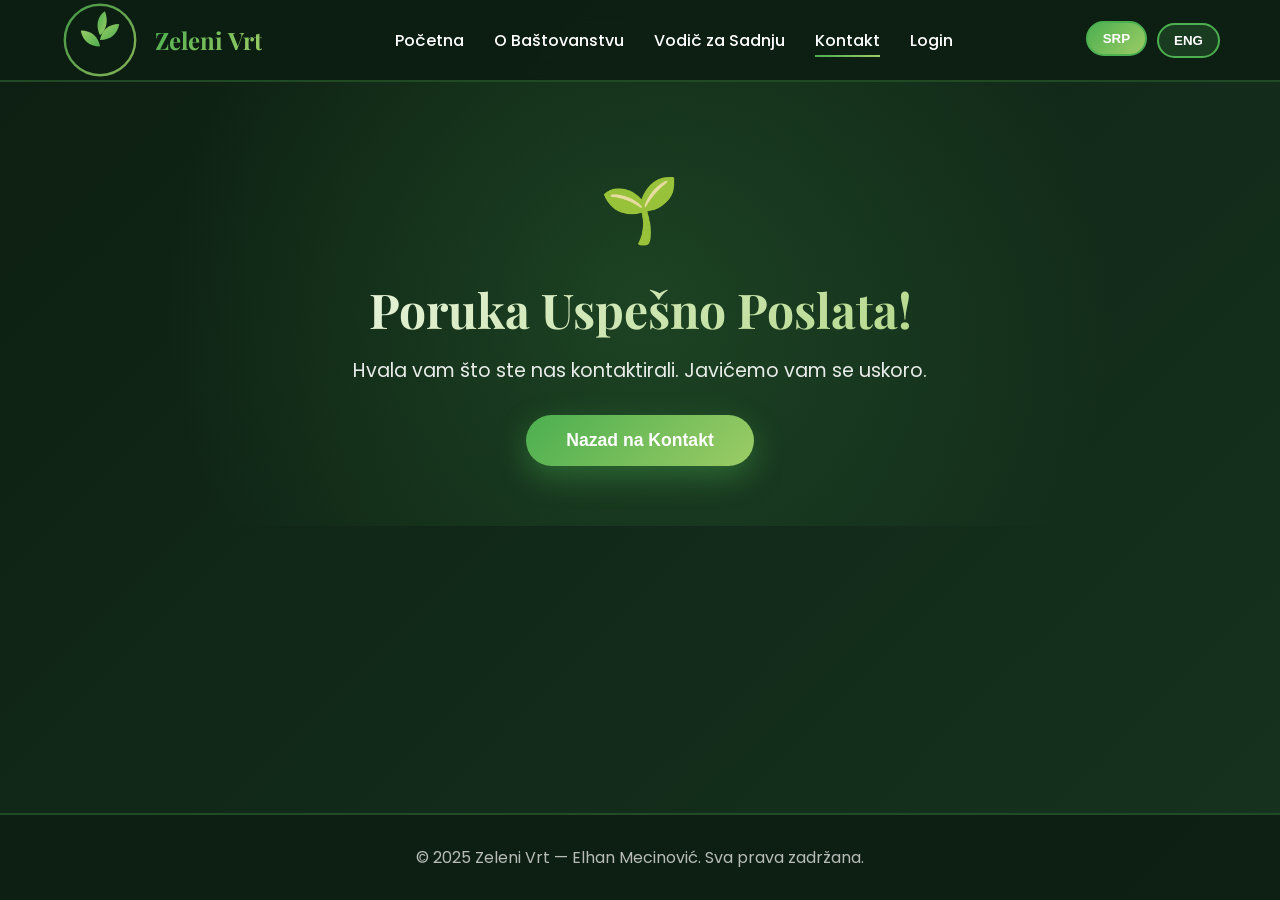
<file: kontakt/message.html>
﻿<!doctype html>
<html lang="sr">
  <head>
    <meta charset="UTF-8" />
    <meta name="viewport" content="width=device-width, initial-scale=1.0" />
    <title>Poruka Poslata - Zeleni Vrt</title>
    <link rel="stylesheet" href="style.css" />
    <link
      href="https://fonts.googleapis.com/css2?family=Poppins:wght@300;400;600;700&family=Playfair+Display:wght@700&display=swap"
      rel="stylesheet"
    />
  </head>
  <body>
    <header>
      <div class="container">
        <div class="header-content">
          <div class="logo-section">
            <div class="logo">
              <img src="../img_logo/logo.svg" alt="Zeleni Vrt logo" />
            </div>
            <div class="site-title">
              <h1 data-translate="siteTitle">Zeleni Vrt</h1>
            </div>
          </div>
          <nav>
            <ul>
              <li>
                <a href="../pocetna/index.html" data-translate="navHome"
                  >Početna</a
                >
              </li>
              <li>
                <a href="../o_zelenom_vrtu/index.html" data-translate="navAbout"
                  >O Horoskopu</a
                >
              </li>
              <li>
                <a href="../zeleni_vrt/index.html" data-translate="navHoroscope"
                  >Horoskop</a
                >
              </li>
              <li>
                <a
                  href="../kontakt/index.html"
                  class="active"
                  data-translate="navContact"
                  >Kontakt</a
                >
              </li>
              <li>
                <a href="../login/index.html" data-translate="navLogin"
                  >Login</a
                >
              </li>
            </ul>
          </nav>
          <div class="language-switcher">
            <button class="lang-btn active" data-lang="sr">SRP</button>
            <button class="lang-btn" data-lang="en">ENG</button>
          </div>
        </div>
      </div>
    </header>

    <main>
      <section class="page-hero">
        <div class="container">
          <div
            style="
              font-size: 4rem;
              margin-bottom: 20px;
              animation: bounce 1s ease infinite;
              color: #51cf66;
            "
          >
            🌱
          </div>
          <h2 data-translate="messageTitle">Poruka Uspešno Poslata!</h2>
          <p data-translate="messageSubtitle">
            Hvala vam što ste nas kontaktirali. Javićemo vam se uskoro.
          </p>
          <button
            onclick="location.href = 'index.html'"
            class="success-back-btn"
            data-translate="backToContact"
            style="margin-top: 30px"
          >
            Nazad na Kontakt
          </button>
        </div>
      </section>
    </main>

    <footer>
      <div class="container">
        <p data-translate="footer">
          &copy; 2025 Zeleni Vrt — Elhan Mecinović. Sva prava zadržana.
        </p>
      </div>
    </footer>

    <script src="../shared/translations.js"></script>
    <script src="message.js"></script>
  </body>
</html>
</file>
<file: kontakt/style.css>
* {
  margin: 0;
  padding: 0;
  box-sizing: border-box;
}

body {
  font-family: "Poppins", sans-serif;
  background: linear-gradient(135deg, #0d1f12 0%, #16331f 100%);
  color: #ffffff;
  min-height: 100vh;
}

.container {
  max-width: 1200px;
  margin: 0 auto;
  padding: 0 20px;
}

header {
  background: rgba(13, 31, 18, 0.95);
  backdrop-filter: blur(10px);
  /* padding: 20px 0; */
  position: sticky;
  top: 0;
  z-index: 1000;
  border-bottom: 2px solid rgba(76, 175, 80, 0.3);
}
.logo {
  display: flex;
  align-items: center;
  justify-content: center;
  flex-shrink: 0;
}

.logo img {
  width: 80px;
  height: 80px;
  object-fit: contain;
  display: block;
}

.header-content {
  display: flex;
  justify-content: space-between;
  align-items: center;
  flex-wrap: wrap;
  gap: 20px;
}

.logo-section {
  display: flex;
  align-items: center;
  gap: 15px;
}

.logo svg {
  filter: drop-shadow(0 0 10px rgba(76, 175, 80, 0.5));
}

@keyframes rotate {
  from {
    transform: rotate(0deg);
  }
  to {
    transform: rotate(360deg);
  }
}

.site-title h1 {
  font-family: "Playfair Display", serif;
  font-size: 1.5rem;
  background: linear-gradient(135deg, #4caf50 0%, #9ccc65 100%);
  -webkit-background-clip: text;
  -webkit-text-fill-color: transparent;
  background-clip: text;
}

nav ul {
  display: flex;
  list-style: none;
  gap: 30px;
}

nav a {
  color: #ffffff;
  text-decoration: none;
  font-weight: 500;
  transition: all 0.3s ease;
  position: relative;
}

nav a::after {
  content: "";
  position: absolute;
  bottom: -5px;
  left: 0;
  width: 0;
  height: 2px;
  background: linear-gradient(90deg, #4caf50, #9ccc65);
  transition: width 0.3s ease;
}

nav a:hover::after,
nav a.active::after {
  width: 100%;
}

.language-switcher {
  display: flex;
  gap: 10px;
}

.lang-btn {
  background: rgba(76, 175, 80, 0.2);
  border: 2px solid #4caf50;
  color: #ffffff;
  padding: 8px 15px;
  border-radius: 20px;
  cursor: pointer;
  transition: all 0.3s ease;
  font-weight: 600;
}

.lang-btn:hover,
.lang-btn.active {
  background: linear-gradient(135deg, #4caf50 0%, #9ccc65 100%);
  transform: translateY(-2px);
}

.page-hero {
  text-align: center;
  padding: 80px 20px 60px;
  background: radial-gradient(
    circle at center,
    rgba(76, 175, 80, 0.2) 0%,
    transparent 70%
  );
}

.page-hero h2 {
  font-family: "Playfair Display", serif;
  font-size: 3rem;
  margin-bottom: 15px;
  background: linear-gradient(135deg, #ffffff 0%, #9ccc65 100%);
  -webkit-background-clip: text;
  -webkit-text-fill-color: transparent;
  background-clip: text;
}

.page-hero p {
  font-size: 1.2rem;
  opacity: 0.9;
}

.contact-section {
  padding: 60px 20px 100px;
}

.contact-layout {
  display: grid;
  grid-template-columns: 1fr 2fr;
  gap: 50px;
}

.contact-info {
  background: rgba(76, 175, 80, 0.1);
  border: 2px solid rgba(76, 175, 80, 0.3);
  border-radius: 20px;
  padding: 40px;
}

.contact-info h3 {
  font-family: "Playfair Display", serif;
  font-size: 2rem;
  color: #9ccc65;
  margin-bottom: 30px;
}

.info-item {
  display: flex;
  gap: 20px;
  margin-bottom: 30px;
  align-items: flex-start;
}

.info-icon {
  font-size: 2rem;
  min-width: 50px;
  height: 50px;
  display: flex;
  align-items: center;
  justify-content: center;
  background: rgba(76, 175, 80, 0.2);
  border-radius: 12px;
}

.info-content h4 {
  color: #9ccc65;
  margin-bottom: 5px;
  font-size: 1.1rem;
}

.info-content p {
  opacity: 0.9;
  font-size: 0.95rem;
}

.contact-form-container {
  background: rgba(76, 175, 80, 0.1);
  border: 2px solid rgba(76, 175, 80, 0.3);
  border-radius: 20px;
  padding: 40px;
}

.form-group {
  margin-bottom: 25px;
  position: relative;
}

.form-group label {
  display: block;
  margin-bottom: 8px;
  font-weight: 600;
  color: #9ccc65;
}

.form-group input,
.form-group textarea {
  width: 100%;
  padding: 15px;
  background: rgba(255, 255, 255, 0.05);
  border: 2px solid rgba(76, 175, 80, 0.3);
  border-radius: 12px;
  color: #ffffff;
  font-size: 1rem;
  font-family: "Poppins", sans-serif;
  transition: all 0.3s ease;
}

.form-group input:focus,
.form-group textarea:focus {
  outline: none;
  border-color: #4caf50;
  background: rgba(255, 255, 255, 0.08);
  box-shadow: 0 0 20px rgba(76, 175, 80, 0.3);
}

.form-group input::placeholder,
.form-group textarea::placeholder {
  color: rgba(255, 255, 255, 0.4);
}

.form-group textarea {
  resize: vertical;
  min-height: 120px;
}

.help-message {
  display: none;
  color: #4caf50;
  font-size: 0.875rem;
  margin-top: 5px;
  padding: 8px 12px;
  background: rgba(76, 175, 80, 0.1);
  border-left: 3px solid #4caf50;
  border-radius: 4px;
}

.help-message.show {
  display: block;
  animation: slideDown 0.3s ease;
}

.error-message {
  display: none;
  color: #ff6b6b;
  font-size: 0.875rem;
  margin-top: 5px;
  padding: 8px 12px;
  background: rgba(255, 107, 107, 0.1);
  border-left: 3px solid #ff6b6b;
  border-radius: 4px;
}

.error-message.show {
  display: block;
  animation: slideDown 0.3s ease;
}

@keyframes slideDown {
  from {
    opacity: 0;
    transform: translateY(-10px);
  }
  to {
    opacity: 1;
    transform: translateY(0);
  }
}

.form-group input.error,
.form-group textarea.error {
  border-color: #ff6b6b;
}

.form-group input.success,
.form-group textarea.success {
  border-color: #51cf66;
}

.submit-btn {
  width: 100%;
  padding: 15px;
  background: linear-gradient(135deg, #4caf50 0%, #9ccc65 100%);
  border: none;
  border-radius: 12px;
  color: #ffffff;
  font-size: 1.1rem;
  font-weight: 600;
  cursor: pointer;
  transition: all 0.3s ease;
}

.submit-btn:hover {
  transform: translateY(-2px);
  box-shadow: 0 15px 40px rgba(76, 175, 80, 0.5);
}

.submit-btn:active {
  transform: translateY(0);
}

footer {
  background: rgba(13, 31, 18, 0.95);
  padding: 30px 0;
  text-align: center;
  border-top: 2px solid rgba(76, 175, 80, 0.3);
}

footer p {
  opacity: 0.7;
}

@media (max-width: 968px) {
  .contact-layout {
    grid-template-columns: 1fr;
  }
}

@media (max-width: 768px) {
  .header-content {
    flex-direction: column;
    align-items: flex-start;
  }

  nav ul {
    flex-direction: column;
    gap: 15px;
  }
  footer {
    margin-bottom: 50px;
  }

  .page-hero h2 {
    font-size: 2.2rem;
  }

  .contact-info,
  .contact-form-container {
    padding: 25px;
  }
}

.success-back-btn {
  display: inline-block;
  background: linear-gradient(135deg, #4caf50 0%, #9ccc65 100%);
  color: #ffffff;
  padding: 15px 40px;
  border-radius: 30px;
  text-decoration: none;
  font-weight: 600;
  font-size: 1.1rem;
  transition: all 0.3s ease;
  box-shadow: 0 10px 30px rgba(76, 175, 80, 0.4);
  animation: fadeInUp 1s ease 0.4s backwards;
  border: none;
  cursor: pointer;
}

.success-back-btn:hover {
  transform: translateY(-2px);
  box-shadow: 0 15px 40px rgba(76, 175, 80, 0.5);
}

.success-back-btn:active {
  transform: translateY(0);
}
body {
  font-family: "Poppins", sans-serif;
  background: linear-gradient(135deg, #0d1f12 0%, #16331f 100%);
  color: #ffffff;
  min-height: 100vh;
  display: flex;
  flex-direction: column;
}
main {
  flex: 1;
  display: flex;
  flex-direction: column;
}
</file>
<file: login/style.css>
* {
  margin: 0;
  padding: 0;
  box-sizing: border-box;
}

body {
  font-family: "Poppins", sans-serif;
  background: linear-gradient(135deg, #0d1f12 0%, #16331f 100%);
  color: #ffffff;
  min-height: 100vh;
}

.container {
  max-width: 1200px;
  margin: 0 auto;
  padding: 0 20px;
}

header {
  background: rgba(13, 31, 18, 0.95);
  backdrop-filter: blur(10px);
  /* padding: 20px 0; */
  position: sticky;
  top: 0;
  z-index: 1000;
  border-bottom: 2px solid rgba(76, 175, 80, 0.3);
}
.logo {
  display: flex;
  align-items: center;
  justify-content: center;
  flex-shrink: 0;
}

.logo img {
  width: 80px;
  height: 80px;
  object-fit: contain;
  display: block;
}

.header-content {
  display: flex;
  justify-content: space-between;
  align-items: center;
  flex-wrap: wrap;
  gap: 20px;
}

.logo-section {
  display: flex;
  align-items: center;
  gap: 15px;
}

.logo svg {
  filter: drop-shadow(0 0 10px rgba(76, 175, 80, 0.5));
}

@keyframes rotate {
  from {
    transform: rotate(0deg);
  }
  to {
    transform: rotate(360deg);
  }
}

.site-title h1 {
  font-family: "Playfair Display", serif;
  font-size: 1.5rem;
  background: linear-gradient(135deg, #4caf50 0%, #9ccc65 100%);
  -webkit-background-clip: text;
  -webkit-text-fill-color: transparent;
  background-clip: text;
}

nav ul {
  display: flex;
  list-style: none;
  gap: 30px;
}

nav a {
  color: #ffffff;
  text-decoration: none;
  font-weight: 500;
  transition: all 0.3s ease;
  position: relative;
}

nav a::after {
  content: "";
  position: absolute;
  bottom: -5px;
  left: 0;
  width: 0;
  height: 2px;
  background: linear-gradient(90deg, #4caf50, #9ccc65);
  transition: width 0.3s ease;
}

nav a:hover::after,
nav a.active::after {
  width: 100%;
}

.language-switcher {
  display: flex;
  gap: 10px;
}

.lang-btn {
  background: rgba(76, 175, 80, 0.2);
  border: 2px solid #4caf50;
  color: #ffffff;
  padding: 8px 15px;
  border-radius: 20px;
  cursor: pointer;
  transition: all 0.3s ease;
  font-weight: 600;
}

.lang-btn:hover,
.lang-btn.active {
  background: linear-gradient(135deg, #4caf50 0%, #9ccc65 100%);
  transform: translateY(-2px);
}

.login-section {
  min-height: calc(100vh - 200px);
  display: flex;
  align-items: center;
  padding: 80px 20px;
}

.login-container {
  width: 100%;
  display: flex;
  justify-content: center;
}

.login-box {
  background: rgba(76, 175, 80, 0.1);
  border: 2px solid rgba(76, 175, 80, 0.3);
  border-radius: 25px;
  padding: 50px;
  max-width: 500px;
  width: 100%;
  box-shadow: 0 20px 60px rgba(0, 0, 0, 0.3);
  animation: fadeInUp 0.6s ease;
}

@keyframes fadeInUp {
  from {
    opacity: 0;
    transform: translateY(30px);
  }
  to {
    opacity: 1;
    transform: translateY(0);
  }
}

.login-header {
  text-align: center;
  margin-bottom: 40px;
}

.login-icon {
  font-size: 4rem;
  margin-bottom: 20px;
  filter: drop-shadow(0 0 20px rgba(76, 175, 80, 0.7));
}

.login-header h2 {
  font-family: "Playfair Display", serif;
  font-size: 2.5rem;
  margin-bottom: 10px;
  background: linear-gradient(135deg, #ffffff 0%, #9ccc65 100%);
  -webkit-background-clip: text;
  -webkit-text-fill-color: transparent;
  background-clip: text;
}

.login-header p {
  opacity: 0.8;
  font-size: 1rem;
}

.form-group {
  margin-bottom: 25px;
}

.form-group label {
  display: block;
  margin-bottom: 8px;
  font-weight: 600;
  color: #9ccc65;
}

.form-group input {
  width: 100%;
  padding: 15px;
  background: rgba(255, 255, 255, 0.05);
  border: 2px solid rgba(76, 175, 80, 0.3);
  border-radius: 12px;
  color: #ffffff;
  font-size: 1rem;
  transition: all 0.3s ease;
}

.form-group input:focus {
  outline: none;
  border-color: #4caf50;
  background: rgba(255, 255, 255, 0.08);
  box-shadow: 0 0 20px rgba(76, 175, 80, 0.3);
}

.form-group input::placeholder {
  color: rgba(255, 255, 255, 0.4);
}

.error-message {
  display: none;
  color: #ff6b6b;
  font-size: 0.875rem;
  margin-top: 5px;
}

.error-message.show {
  display: block;
}

.form-group input.error {
  border-color: #ff6b6b;
}

.form-actions {
  margin-bottom: 25px;
  text-align: right;
}

.forgot-password {
  color: #9ccc65;
  text-decoration: none;
  font-size: 0.9rem;
  transition: all 0.3s ease;
}

.forgot-password:hover {
  color: #4caf50;
  text-decoration: underline;
}

.login-btn {
  width: 100%;
  padding: 15px;
  background: linear-gradient(135deg, #4caf50 0%, #9ccc65 100%);
  border: none;
  border-radius: 12px;
  color: #ffffff;
  font-size: 1.1rem;
  font-weight: 600;
  cursor: pointer;
  transition: all 0.3s ease;
}

.login-btn:hover {
  transform: translateY(-2px);
  box-shadow: 0 15px 40px rgba(76, 175, 80, 0.5);
}

.login-btn:active {
  transform: translateY(0);
}

.demo-info {
  margin-top: 30px;
  padding: 20px;
  background: rgba(76, 175, 80, 0.1);
  border: 1px solid rgba(76, 175, 80, 0.2);
  border-radius: 12px;
  text-align: center;
}

.demo-info p {
  margin: 5px 0;
  font-size: 0.9rem;
  opacity: 0.8;
}

.demo-info p:first-child {
  font-weight: 600;
  color: #9ccc65;
  margin-bottom: 10px;
}

footer {
  background: rgba(13, 31, 18, 0.95);
  padding: 30px 0;
  text-align: center;
  border-top: 2px solid rgba(76, 175, 80, 0.3);
}

footer p {
  opacity: 0.7;
}

@media (max-width: 768px) {
  .header-content {
    flex-direction: column;
    align-items: flex-start;
  }
  footer {
    margin-bottom: 50px;
  }

  nav ul {
    flex-direction: column;
    gap: 15px;
  }

  .login-box {
    padding: 30px 20px;
  }

  .login-header h2 {
    font-size: 2rem;
  }
}
</file>
<file: o_zelenom_vrtu/style.css>
* {
  margin: 0;
  padding: 0;
  box-sizing: border-box;
}

body {
  font-family: "Poppins", sans-serif;
  background: linear-gradient(135deg, #0d1f12 0%, #16331f 100%);
  color: #ffffff;
  min-height: 100vh;
}

.container {
  max-width: 1200px;
  margin: 0 auto;
  padding: 0 20px;
}

header {
  background: rgba(13, 31, 18, 0.95);
  backdrop-filter: blur(10px);
  /* padding: 20px 0; */
  position: sticky;
  top: 0;
  z-index: 1000;
  border-bottom: 2px solid rgba(76, 175, 80, 0.3);
}
.logo {
  display: flex;
  align-items: center;
  justify-content: center;
  flex-shrink: 0;
}

.logo img {
  width: 80px;
  height: 80px;
  object-fit: contain;
  display: block;
}

.header-content {
  display: flex;
  justify-content: space-between;
  align-items: center;
  flex-wrap: wrap;
  gap: 20px;
}

.logo-section {
  display: flex;
  align-items: center;
  gap: 15px;
}

.logo svg {
  filter: drop-shadow(0 0 10px rgba(76, 175, 80, 0.5));
}

@keyframes rotate {
  from {
    transform: rotate(0deg);
  }
  to {
    transform: rotate(360deg);
  }
}

.site-title h1 {
  font-family: "Playfair Display", serif;
  font-size: 1.5rem;
  background: linear-gradient(135deg, #4caf50 0%, #9ccc65 100%);
  -webkit-background-clip: text;
  -webkit-text-fill-color: transparent;
  background-clip: text;
}

nav ul {
  display: flex;
  list-style: none;
  gap: 30px;
}

nav a {
  color: #ffffff;
  text-decoration: none;
  font-weight: 500;
  transition: all 0.3s ease;
  position: relative;
}

nav a::after {
  content: "";
  position: absolute;
  bottom: -5px;
  left: 0;
  width: 0;
  height: 2px;
  background: linear-gradient(90deg, #4caf50, #9ccc65);
  transition: width 0.3s ease;
}

nav a:hover::after,
nav a.active::after {
  width: 100%;
}

.language-switcher {
  display: flex;
  gap: 10px;
}

.lang-btn {
  background: rgba(76, 175, 80, 0.2);
  border: 2px solid #4caf50;
  color: #ffffff;
  padding: 8px 15px;
  border-radius: 20px;
  cursor: pointer;
  transition: all 0.3s ease;
  font-weight: 600;
}

.lang-btn:hover,
.lang-btn.active {
  background: linear-gradient(135deg, #4caf50 0%, #9ccc65 100%);
  transform: translateY(-2px);
}

.page-hero {
  text-align: center;
  padding: 80px 20px 60px;
  background: radial-gradient(
    circle at center,
    rgba(76, 175, 80, 0.2) 0%,
    transparent 70%
  );
}

.page-hero h2 {
  font-family: "Playfair Display", serif;
  font-size: 3rem;
  margin-bottom: 15px;
  background: linear-gradient(135deg, #ffffff 0%, #9ccc65 100%);
  -webkit-background-clip: text;
  -webkit-text-fill-color: transparent;
  background-clip: text;
}

.page-hero p {
  font-size: 1.2rem;
  opacity: 0.9;
}

.about-content {
  padding: 60px 20px 100px;
}

.content-card {
  background: rgba(76, 175, 80, 0.1);
  border: 2px solid rgba(76, 175, 80, 0.3);
  border-radius: 20px;
  padding: 40px;
  margin-bottom: 30px;
  transition: all 0.3s ease;
}

.content-card:hover {
  border-color: #4caf50;
  transform: translateY(-5px);
  box-shadow: 0 15px 40px rgba(76, 175, 80, 0.3);
}

.content-card h3 {
  font-family: "Playfair Display", serif;
  font-size: 2rem;
  color: #9ccc65;
  margin-bottom: 20px;
}

.content-card p {
  font-size: 1.05rem;
  line-height: 1.8;
  margin-bottom: 15px;
  opacity: 0.95;
}

.elements-grid {
  display: grid;
  grid-template-columns: repeat(auto-fit, minmax(200px, 1fr));
  gap: 20px;
  margin-top: 30px;
}

.element-box {
  background: rgba(76, 175, 80, 0.15);
  border: 2px solid rgba(76, 175, 80, 0.3);
  border-radius: 15px;
  padding: 30px;
  text-align: center;
  transition: all 0.3s ease;
}

.element-box:hover {
  transform: translateY(-10px);
  border-color: #4caf50;
  background: rgba(76, 175, 80, 0.2);
}

.element-icon {
  font-size: 3rem;
  margin-bottom: 15px;
}

.element-box h4 {
  font-size: 1.3rem;
  color: #9ccc65;
  margin-bottom: 10px;
}

.element-box p {
  font-size: 0.95rem;
  opacity: 0.9;
  margin-bottom: 0;
}

footer {
  background: rgba(13, 31, 18, 0.95);
  padding: 30px 0;
  text-align: center;
  border-top: 2px solid rgba(76, 175, 80, 0.3);
}

footer p {
  opacity: 0.7;
}

@media (max-width: 768px) {
  .header-content {
    flex-direction: column;
    align-items: flex-start;
  }

  nav ul {
    flex-direction: column;
    gap: 15px;
  }
  footer {
    margin-bottom: 50px;
  }
  .page-hero h2 {
    font-size: 2.2rem;
  }

  .content-card {
    padding: 25px;
  }

  .elements-grid {
    grid-template-columns: 1fr;
  }
}
</file>
<file: pocetna/style.css>
* {
  margin: 0;
  padding: 0;
  box-sizing: border-box;
}

body {
  font-family: "Poppins", sans-serif;
  background: linear-gradient(135deg, #0d1f12 0%, #16331f 100%);
  color: #ffffff;
  min-height: 100vh;
}

.container {
  max-width: 1200px;
  margin: 0 auto;
  padding: 0 20px;
}

header {
  background: rgba(13, 31, 18, 0.95);
  backdrop-filter: blur(10px);
  /* padding: 20px 0; */
  position: sticky;
  top: 0;
  z-index: 1000;
  border-bottom: 2px solid rgba(76, 175, 80, 0.3);
}

.header-content {
  display: flex;
  justify-content: space-between;
  align-items: center;
  flex-wrap: wrap;
  gap: 20px;
}

.logo-section {
  display: flex;
  align-items: center;
  gap: 15px;
}

/* .logo svg {
  filter: drop-shadow(0 0 40px rgba(76, 175, 80, 0.5));
} */

@keyframes rotate {
  from {
    transform: rotate(0deg);
  }
  to {
    transform: rotate(360deg);
  }
}

.site-title h1 {
  font-family: "Playfair Display", serif;
  font-size: 1.5rem;
  background: linear-gradient(135deg, #4caf50 0%, #9ccc65 100%);
  -webkit-background-clip: text;
  -webkit-text-fill-color: transparent;
  background-clip: text;
}

nav ul {
  display: flex;
  list-style: none;
  gap: 30px;
}

nav a {
  color: #ffffff;
  text-decoration: none;
  font-weight: 500;
  transition: all 0.3s ease;
  position: relative;
}

nav a::after {
  content: "";
  position: absolute;
  bottom: -5px;
  left: 0;
  width: 0;
  height: 2px;
  background: linear-gradient(90deg, #4caf50, #9ccc65);
  transition: width 0.3s ease;
}

nav a:hover::after,
nav a.active::after {
  width: 100%;
}

.language-switcher {
  display: flex;
  gap: 10px;
}

.lang-btn {
  background: rgba(76, 175, 80, 0.2);
  border: 2px solid #4caf50;
  color: #ffffff;
  padding: 8px 15px;
  border-radius: 20px;
  cursor: pointer;
  transition: all 0.3s ease;
  font-weight: 600;
}

.lang-btn:hover,
.lang-btn.active {
  background: linear-gradient(135deg, #4caf50 0%, #9ccc65 100%);
  transform: translateY(-2px);
}

.hero {
  text-align: center;
  padding: 100px 20px;
  background: radial-gradient(
    circle at center,
    rgba(76, 175, 80, 0.2) 0%,
    transparent 70%
  );
}

.hero-content h2 {
  font-family: "Playfair Display", serif;
  font-size: 3.5rem;
  margin-bottom: 20px;
  background: linear-gradient(135deg, #ffffff 0%, #9ccc65 100%);
  -webkit-background-clip: text;
  -webkit-text-fill-color: transparent;
  background-clip: text;
  animation: fadeInUp 1s ease;
}

.hero-content p {
  font-size: 1.3rem;
  margin-bottom: 40px;
  opacity: 0.9;
  animation: fadeInUp 1s ease 0.2s backwards;
}

@keyframes fadeInUp {
  from {
    opacity: 0;
    transform: translateY(30px);
  }
  to {
    opacity: 1;
    transform: translateY(0);
  }
}

.cta-button {
  display: inline-block;
  background: linear-gradient(135deg, #4caf50 0%, #9ccc65 100%);
  color: #ffffff;
  padding: 15px 40px;
  border-radius: 30px;
  text-decoration: none;
  font-weight: 600;
  font-size: 1.1rem;
  transition: all 0.3s ease;
  box-shadow: 0 10px 30px rgba(76, 175, 80, 0.4);
  animation: fadeInUp 1s ease 0.4s backwards;
}

.cta-button:hover {
  transform: translateY(-3px);
  box-shadow: 0 15px 40px rgba(76, 175, 80, 0.6);
}

.quick-access {
  padding: 80px 20px;
}

.quick-card {
  background: linear-gradient(
    135deg,
    rgba(76, 175, 80, 0.1) 0%,
    rgba(192, 132, 252, 0.1) 100%
  );

  border: 2px solid rgba(76, 175, 80, 0.3);
  border-radius: 20px;
  padding: 50px;
  text-align: center;
  transition: all 0.3s ease;
}

.quick-card:hover {
  transform: translateY(-10px);
  border-color: #4caf50;
  box-shadow: 0 20px 50px rgba(76, 175, 80, 0.3);
}

.quick-card .icon {
  font-size: 4rem;
  margin-bottom: 20px;
}

.quick-card h3 {
  font-size: 2rem;
  margin-bottom: 15px;
  color: #9ccc65;
}

.quick-card p {
  font-size: 1.1rem;
  margin-bottom: 25px;
  opacity: 0.9;
}

.card-link {
  color: #4caf50;
  text-decoration: none;
  font-weight: 600;
  font-size: 1.1rem;
  transition: all 0.3s ease;
}

.card-link:hover {
  color: #9ccc65;
}

.fun-facts {
  padding: 80px 20px;
}

.fun-facts h2 {
  text-align: center;
  font-family: "Playfair Display", serif;
  font-size: 2.5rem;
  margin-bottom: 60px;
  color: #9ccc65;
}

.facts-grid {
  display: grid;
  grid-template-columns: repeat(auto-fit, minmax(300px, 1fr));
  gap: 30px;
}

.fact-card {
  background: rgba(76, 175, 80, 0.1);
  border: 2px solid rgba(76, 175, 80, 0.2);
  border-radius: 15px;
  padding: 40px;
  text-align: center;
  transition: all 0.3s ease;
}

.fact-card:hover {
  transform: translateY(-10px);
  border-color: #4caf50;
  background: rgba(76, 175, 80, 0.15);
}

.fact-icon {
  font-size: 3rem;
  margin-bottom: 20px;
}

.fact-card h3 {
  font-size: 1.5rem;
  margin-bottom: 15px;
  color: #9ccc65;
}

.fact-card p {
  font-size: 1rem;
  line-height: 1.6;
  opacity: 0.9;
}

.cta-section {
  padding: 100px 20px;
  text-align: center;
  background: radial-gradient(
    circle at center,
    rgba(76, 175, 80, 0.2) 0%,
    transparent 70%
  );
}

.cta-section h2 {
  font-family: "Playfair Display", serif;
  font-size: 2.5rem;
  margin-bottom: 20px;
  color: #ffffff;
}

.cta-section p {
  font-size: 1.2rem;
  margin-bottom: 40px;
  opacity: 0.9;
}

.cta-button-secondary {
  display: inline-block;
  background: transparent;
  color: #ffffff;
  padding: 15px 40px;
  border: 2px solid #4caf50;
  border-radius: 30px;
  text-decoration: none;
  font-weight: 600;
  font-size: 1.1rem;
  transition: all 0.3s ease;
}

.cta-button-secondary:hover {
  background: linear-gradient(135deg, #4caf50 0%, #9ccc65 100%);
  transform: translateY(-3px);
  box-shadow: 0 15px 40px rgba(76, 175, 80, 0.6);
}

footer {
  background: rgba(13, 31, 18, 0.95);
  padding: 30px 0;
  text-align: center;
  border-top: 2px solid rgba(76, 175, 80, 0.3);
}

footer p {
  opacity: 0.7;
}

@media (max-width: 768px) {
  .header-content {
    flex-direction: column;
    align-items: flex-start;
  }
  footer {
    margin-bottom: 50px;
  }

  nav ul {
    flex-direction: column;
    gap: 15px;
  }

  .hero-content h2 {
    font-size: 2.5rem;
  }

  .quick-card {
    padding: 30px;
  }

  .facts-grid {
    grid-template-columns: 1fr;
  }
}
.logo {
  display: flex;
  align-items: center;
  justify-content: center;
  flex-shrink: 0;
}

.logo img {
  width: 80px;
  height: 80px;
  object-fit: contain;
  display: block;
}
</file>
<file: zeleni_vrt/style.css>
* {
  margin: 0;
  padding: 0;
  box-sizing: border-box;
}

body {
  font-family: "Poppins", sans-serif;
  background: linear-gradient(135deg, #0d1f12 0%, #16331f 100%);
  color: #ffffff;
  min-height: 100vh;
}

.container {
  max-width: 1200px;
  margin: 0 auto;
  padding: 0 20px;
}

header {
  background: rgba(13, 31, 18, 0.95);
  backdrop-filter: blur(10px);
  /* padding: 20px 0; */
  position: sticky;
  top: 0;
  z-index: 1000;
  border-bottom: 2px solid rgba(76, 175, 80, 0.3);
}
.logo {
  display: flex;
  align-items: center;
  justify-content: center;
  flex-shrink: 0;
}

.logo img {
  width: 80px;
  height: 80px;
  object-fit: contain;
  display: block;
}

.header-content {
  display: flex;
  justify-content: space-between;
  align-items: center;
  flex-wrap: wrap;
  gap: 20px;
}

.logo-section {
  display: flex;
  align-items: center;
  gap: 15px;
}

/* .logo svg {
  filter: drop-shadow(0 0 10px rgba(76, 175, 80, 0.5));
} */

/* @keyframes rotate {
  from {
    transform: rotate(0deg);
  }
  to {
    transform: rotate(360deg);
  }
} */

.site-title h1 {
  font-family: "Playfair Display", serif;
  font-size: 1.5rem;
  background: linear-gradient(135deg, #4caf50 0%, #9ccc65 100%);
  -webkit-background-clip: text;
  -webkit-text-fill-color: transparent;
  background-clip: text;
}

nav ul {
  display: flex;
  list-style: none;
  gap: 30px;
}

nav a {
  color: #ffffff;
  text-decoration: none;
  font-weight: 500;
  transition: all 0.3s ease;
  position: relative;
}

nav a::after {
  content: "";
  position: absolute;
  bottom: -5px;
  left: 0;
  width: 0;
  height: 2px;
  background: linear-gradient(90deg, #4caf50, #9ccc65);
  transition: width 0.3s ease;
}

nav a:hover::after,
nav a.active::after {
  width: 100%;
}

.language-switcher {
  display: flex;
  gap: 10px;
}

.lang-btn {
  background: rgba(76, 175, 80, 0.2);
  border: 2px solid #4caf50;
  color: #ffffff;
  padding: 8px 15px;
  border-radius: 20px;
  cursor: pointer;
  transition: all 0.3s ease;
  font-weight: 600;
}

.lang-btn:hover,
.lang-btn.active {
  background: linear-gradient(135deg, #4caf50 0%, #9ccc65 100%);
  transform: translateY(-2px);
}

.page-hero {
  text-align: center;
  padding: 80px 20px 60px;
  background: radial-gradient(
    circle at center,
    rgba(76, 175, 80, 0.2) 0%,
    transparent 70%
  );
}

.page-hero h2 {
  font-family: "Playfair Display", serif;
  font-size: 3rem;
  margin-bottom: 15px;
  background: linear-gradient(135deg, #ffffff 0%, #9ccc65 100%);
  -webkit-background-clip: text;
  -webkit-text-fill-color: transparent;
  background-clip: text;
}

.page-hero p {
  font-size: 1.2rem;
  opacity: 0.9;
}

.login-warning {
  padding: 30px 20px;
}

.login-warning.hidden {
  display: none;
}

.warning-box {
  background: rgba(255, 107, 107, 0.1);
  border: 2px solid rgba(255, 107, 107, 0.5);
  border-radius: 15px;
  padding: 30px;
  text-align: center;
  display: flex;
  flex-direction: column;
  align-items: center;
  gap: 15px;
}

.warning-icon {
  font-size: 3rem;
}

.warning-box p {
  font-size: 1.1rem;
  margin: 0;
}

.warning-btn {
  display: inline-block;
  background: linear-gradient(135deg, #4caf50 0%, #9ccc65 100%);
  color: #ffffff;
  padding: 12px 30px;
  border-radius: 25px;
  text-decoration: none;
  font-weight: 600;
  transition: all 0.3s ease;
}

.warning-btn:hover {
  transform: translateY(-2px);
  box-shadow: 0 10px 30px rgba(76, 175, 80, 0.5);
}

.zodiac-signs {
  padding: 60px 20px 100px;
}

.zodiac-grid {
  display: grid;
  grid-template-columns: repeat(auto-fit, minmax(250px, 1fr));
  gap: 30px;
}

.zodiac-card {
  background: rgba(76, 175, 80, 0.1);
  border: 2px solid rgba(76, 175, 80, 0.3);
  border-radius: 20px;
  padding: 40px;
  text-align: center;
  transition: all 0.3s ease;
  cursor: pointer;
}

.zodiac-card:hover {
  transform: translateY(-10px);
  border-color: #4caf50;
  box-shadow: 0 15px 40px rgba(76, 175, 80, 0.4);
  background: rgba(76, 175, 80, 0.15);
}

.zodiac-icon {
  font-size: 4rem;
  margin-bottom: 20px;
  filter: drop-shadow(0 0 10px rgba(76, 175, 80, 0.5));
}

.zodiac-card h3 {
  font-family: "Playfair Display", serif;
  font-size: 1.8rem;
  color: #9ccc65;
  margin-bottom: 10px;
}

.zodiac-dates {
  font-size: 0.95rem;
  opacity: 0.8;
  margin-bottom: 20px;
}

.read-btn {
  background: linear-gradient(135deg, #4caf50 0%, #9ccc65 100%);
  color: #ffffff;
  border: none;
  padding: 12px 25px;
  border-radius: 25px;
  font-weight: 600;
  cursor: pointer;
  transition: all 0.3s ease;
  font-size: 1rem;
}

.read-btn:hover {
  transform: translateY(-2px);
  box-shadow: 0 8px 20px rgba(76, 175, 80, 0.5);
}

.modal {
  position: fixed;
  top: 0;
  left: 0;
  width: 100%;
  height: 100%;
  z-index: 2000;
  display: flex;
  align-items: center;
  justify-content: center;
}

.modal.hidden {
  display: none;
}

.modal-overlay {
  position: absolute;
  top: 0;
  left: 0;
  width: 100%;
  height: 100%;
  background: rgba(0, 0, 0, 0.8);
  backdrop-filter: blur(5px);
}

.modal-content {
  position: relative;
  background: linear-gradient(135deg, #0d1f12 0%, #16331f 100%);
  border: 2px solid #4caf50;
  border-radius: 25px;
  padding: 40px;
  max-width: 600px;
  width: 90%;
  max-height: 80vh;
  overflow-y: auto;
  animation: slideUp 0.4s ease;
}

/* @keyframes slideUp {
  from {
    opacity: 0;
    transform: translateY(50px);
  }
  to {
    opacity: 1;
    transform: translateY(0);
  }
} */

.close-modal {
  position: absolute;
  top: 20px;
  right: 20px;
  background: transparent;
  border: none;
  color: #ffffff;
  font-size: 2rem;
  cursor: pointer;
  transition: all 0.3s ease;
  width: 40px;
  height: 40px;
  display: flex;
  align-items: center;
  justify-content: center;
}

.close-modal:hover {
  color: #9ccc65;
  transform: rotate(90deg);
}

.modal-header {
  text-align: center;
  margin-bottom: 30px;
}

.modal-icon {
  font-size: 5rem;
  margin-bottom: 20px;
  filter: drop-shadow(0 0 20px rgba(76, 175, 80, 0.7));
}

.modal-header h2 {
  font-family: "Playfair Display", serif;
  font-size: 2.5rem;
  color: #9ccc65;
}

.modal-body p {
  font-size: 1.1rem;
  line-height: 1.8;
  opacity: 0.95;
  text-align: center;
}

.guide-loading,
.guide-error {
  text-align: center;
}

.guide-section {
  text-align: left;
  background: rgba(76, 175, 80, 0.08);
  border-left: 4px solid #4caf50;
  border-radius: 12px;
  padding: 16px 20px;
  margin-bottom: 16px;
}

.guide-section h4 {
  font-family: "Playfair Display", serif;
  font-size: 1.25rem;
  color: #9ccc65;
  margin-bottom: 8px;
}

.guide-section p {
  font-size: 1rem;
  line-height: 1.7;
  text-align: left;
  opacity: 0.95;
}

.guide-section.guide-tip {
  background: rgba(156, 204, 101, 0.12);
  border-left-color: #9ccc65;
}

footer {
  background: rgba(13, 31, 18, 0.95);
  padding: 30px 0;
  text-align: center;
  border-top: 2px solid rgba(76, 175, 80, 0.3);
}

footer p {
  opacity: 0.7;
}

@media (max-width: 768px) {
  .header-content {
    flex-direction: column;
    align-items: flex-start;
  }

  nav ul {
    flex-direction: column;
    gap: 15px;
  }
  footer {
    margin-bottom: 50px;
  }

  .page-hero h2 {
    font-size: 2.5rem;
  }
}

.logout-link {
  color: #ff6b6b !important;
  transition: all 0.3s ease !important;
}

.logout-link::after {
  background: linear-gradient(90deg, #ff6b6b, #ff8c8c) !important;
}

.logout-link:hover {
  color: #ff8c8c !important;
}
</file>
